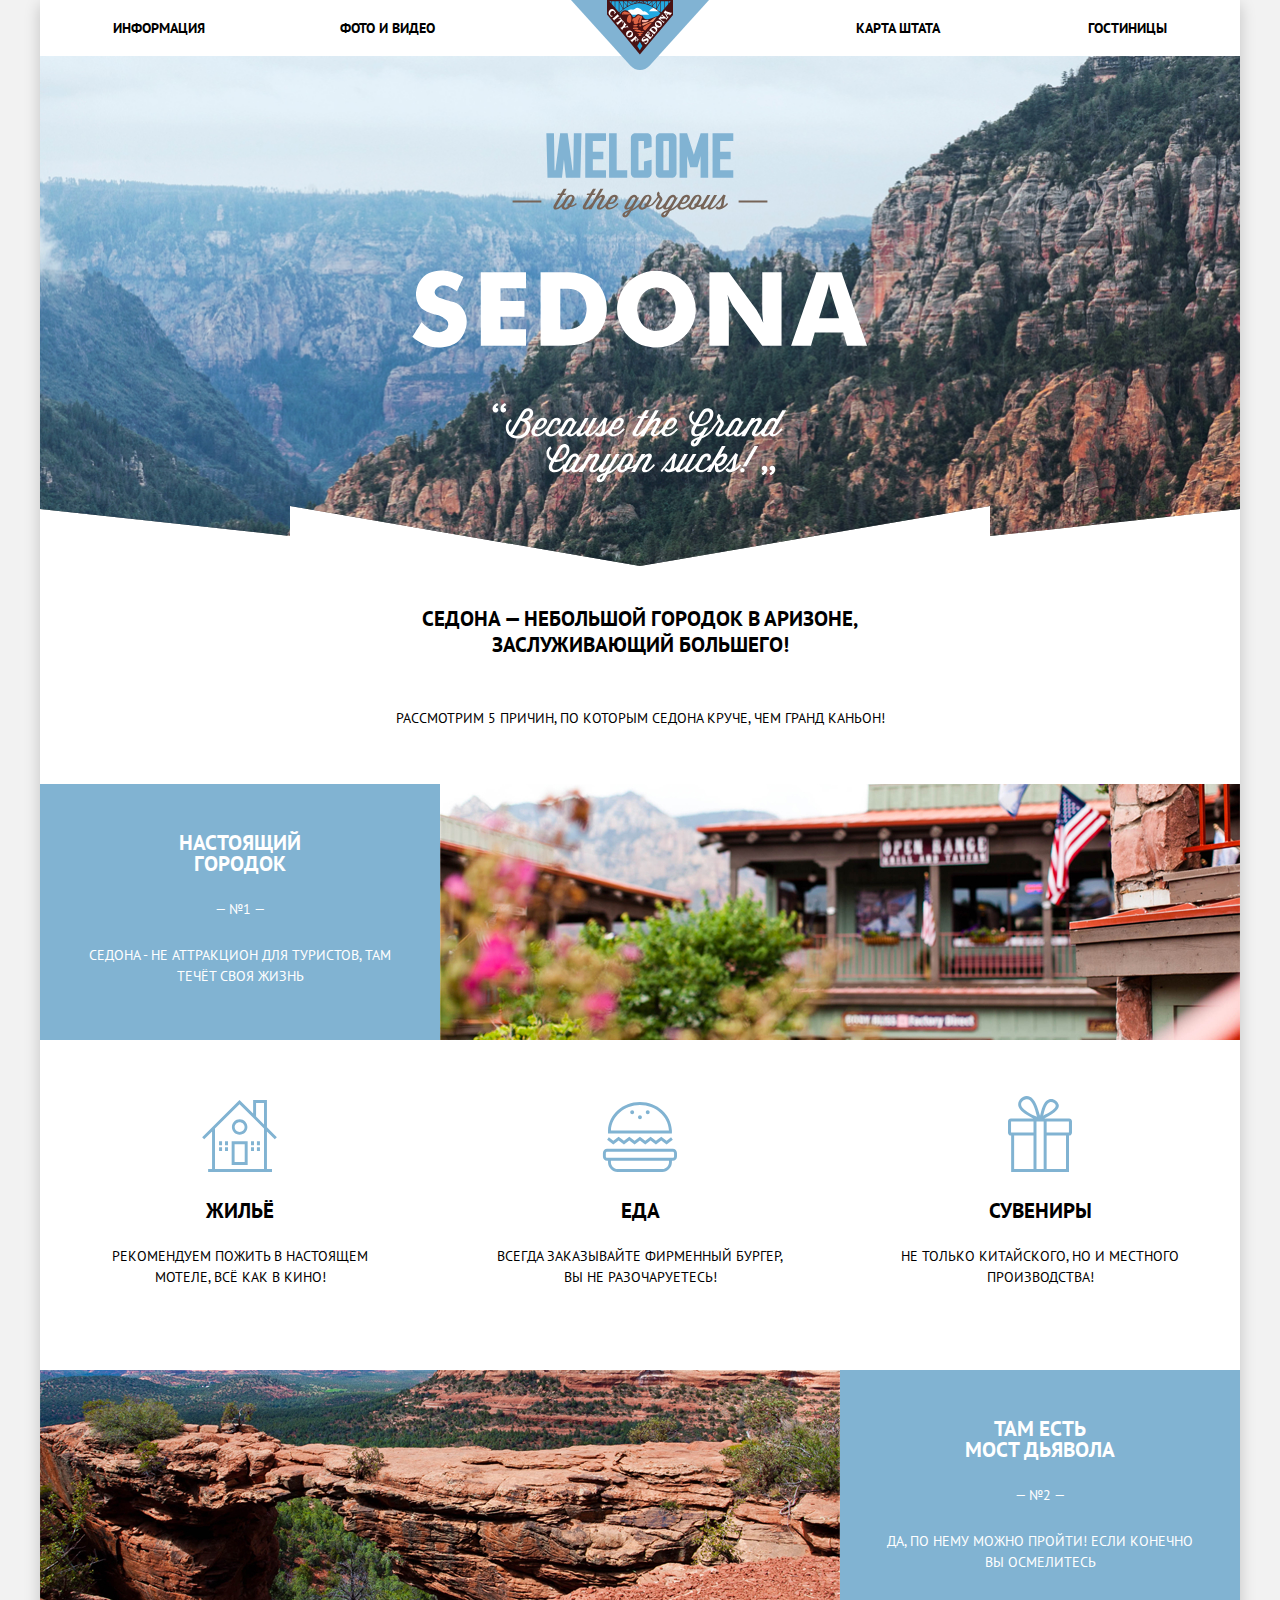
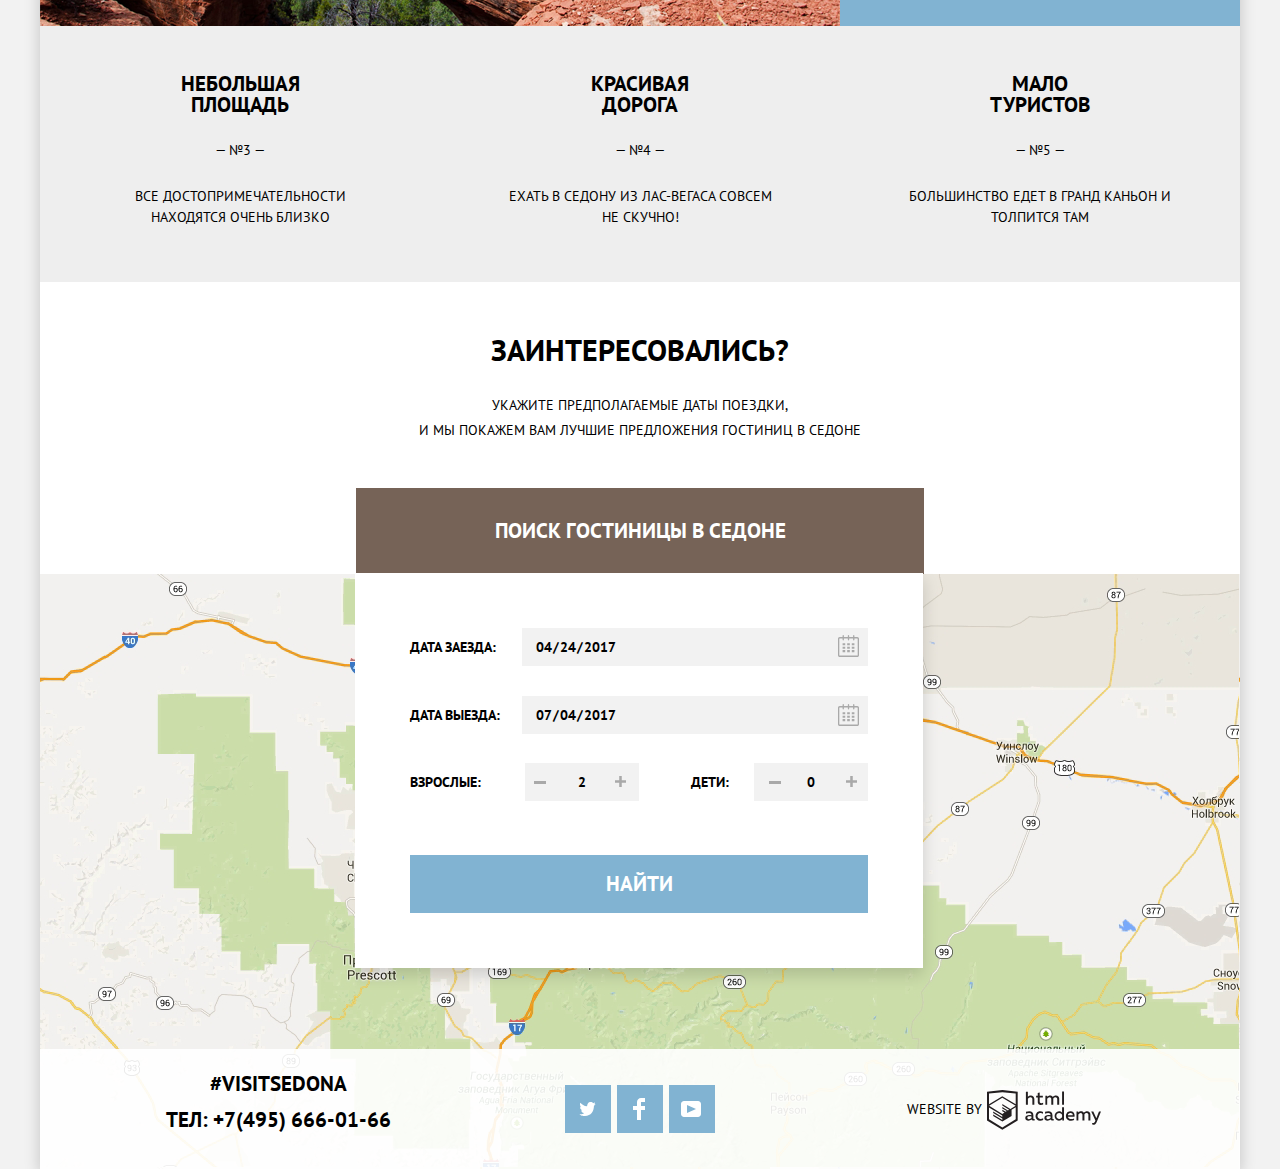
<file: index.html>
<!DOCTYPE html>
<html lang="ru">
  <head>
    <meta charset="utf-8" />
    <link
      href="https://fonts.googleapis.com/css2?family=PT+Sans:wght@400;700&display=swap"
      rel="stylesheet"
    />
    <link href="css/normalize.css" rel="stylesheet" />
    <link href="css/style.css" rel="stylesheet" />
    <script src="https://api-maps.yandex.ru/2.1/?apikey=040f7b62-57bc-4efa-adb8-e91c400ba6ce&lang=ru_RU" type="text/javascript"></script>
    <title>HTML Academy: Седона</title>
  </head>
  <body class="page">
    <div class="body-wrapper">
      <header class="main_header">
        <div class="header_top">
          <a class="header_logo" tabindex="3">
            <img
              alt="City of Sedona logo"
              height="70"
              src="img/logo.svg"
              width="138"
            />
          </a>
          <nav class="header_navigation">
            <ul class="list-style_none nav_list">
              <li class="nav_item nav_item-1">
                <a class="nav_item-text" href="" tabindex="1">Информация</a>
              </li>
              <li class="nav_item nav_item-2">
                <a class="nav_item-text" href="photo.html" tabindex="2">Фото и видео</a>
              </li>
              <li class="nav_item nav_item-3">
                <a class="nav_item-text" href="" tabindex="4">Карта штата</a>
              </li>
              <li class="nav_item nav_item-4" >
                <a class="nav_item-text" href="catalog.html" tabindex="5">Гостиницы</a>
              </li>
            </ul>
          </nav>
        </div>
        <div class="header_bottom">
          <h1 class="visually-hidden">туристический городок седона</h1>
          <img
            alt="Welcome to Sedona!"
            height="350"
            src="img/welcome.svg"
            width="456"
          />
        </div>
      </header>
      <main class="main">
        <section class="main_features">
          <h2 class="visually-hidden">наши преимущества</h2>
          <p class="heading_black">
            Седона — небольшой городок в Аризоне, <br />
            заслуживающий большего!
          </p>
          <p>Рассмотрим 5 причин, по которым Седона круче, чем гранд каньон!</p>
          <ul class="list-style_none features_list">
            <li class="features_item--1">
              <div class="big_item">
                <h3 class="features_heading">
                  Настоящий <br />
                  городок
                </h3>
                <p class="item_number">— №1 —</p>
                <p class="features_item_text text_white">
                  Седона - не аттракцион для туристов, там течёт своя жизнь
                </p>
              </div>
              <img
                alt="Фото с улицы города"
                height="256"
                src="img/real_city.jpg"
                width="800"
              />
              <ul class="list-style_none features_sublist">
                <li>
                  <p class="features_heading sublist_heading1">Жильё</p>
                  <p class="features_item_text">
                    Рекомендуем пожить в настоящем мотеле, всё как в кино!
                  </p>
                </li>

                <li>
                  <p class="features_heading sublist_heading2">Еда</p>
                  <p class="features_item_text">
                    Всегда заказывайте фирменный бургер, вы не разочаруетесь!
                  </p>
                </li>
                <li>
                  <p class="features_heading sublist_heading3">Сувениры</p>
                  <p class="features_item_text">
                    Не только китайского, но и местного производства!
                  </p>
                </li>
              </ul>
            </li>
            <li class="features_item--2">
              <div class="big_item">
                <h3 class="features_heading">
                  Там есть <br />
                  Мост дьявола
                </h3>
                <p class="item_number">— №2 —</p>
                <p class="features_item_text text_white">
                  Да, по нему можно пройти! Если конечно вы осмелитесь
                </p>
              </div>
              <img
                alt="Фото Моста дьявола"
                height="256"
                src="img/devil.jpg"
                width="800"
              />
            </li>
            <li class="small_item features_item--3">
              <h3 class="features_heading">
                небольшая <br />
                площадь
              </h3>
              <p class="item_number">— №3 —</p>
              <p class="features_item_text">
                все достопримечательности находятся очень близко
              </p>
            </li>
            <li class="small_item features_item--4">
              <h3 class="features_heading">
                красивая <br />
                дорога
              </h3>
              <p class="item_number">— №4 —</p>
              <p class="features_item_text">
                ехать в седону из лас-вегаса совсем не скучно!
              </p>
            </li>
            <li class="small_item features_item--5">
              <h3 class="features_heading">
                мало <br />
                туристов
              </h3>
              <p class="item_number">— №5 —</p>
              <p class="features_item_text">
                большинство едет в гранд каньон и толпится там
              </p>
            </li>
          </ul>
        </section>
        <section class="index_search_hotel">
          <div class="index_search_wrap">
            <p class="big_heading">Заинтересовались?</p>
            <p>
              Укажите предполагаемые даты поездки, <br />
              и мы покажем вам лучшие предложения гостиниц в седоне
            </p>
            
            <h2 class="visually-hidden">гостиницы в городе</h2>
            <a href="" class="heading_form_white">ПОИСК ГОСТИНИЦЫ В седоне</a>
            <div class="popup_wrp">
            <div class="index_popup_cont modal-open">
              <form action="https://echo.htmlacademy.ru/" method="GET" class="popup_form" id="popupForm">
                <label for="dateBegin" class="date_begin_label"> 
                  <span>Дата заезда:</span> 
                  <input type="date" id="dateBegin" name="dateBegin" class="date_begin index_input_style" value="2017-04-24" required>     
                </label>

                <button type="button" class="cl_style_btn calendar" aria-label="Календарь">
                    <svg aria-hidden="true" width="21" height="23" viewBox="0 0 21 23" fill="none" xmlns="http://www.w3.org/2000/svg">
                    <path class="calendar--svg" fill-rule="evenodd" clip-rule="evenodd" d="M16.406 3.02498H19.251C20.217 3.02498 21 3.84698 21 4.86198V21.164C21
                                    22.179 20.217 23 19.251 23H1.75C0.784 23 0 22.179 0 21.164V4.86198C0 3.84698 0.784 3.02498 1.75
                                    3.02498H4.593V1.64798C4.593 1.26698 4.887 0.958984 5.25 0.958984C5.612 0.958984 5.906 1.26698 5.906
                                    1.64798V3.02498H9.844V1.64798C9.844 1.26698 10.138 0.958984 10.501 0.958984C10.862 0.958984 11.156 1.26698
                                    11.156 1.64798V3.02498H15.094V1.64798C15.094 1.26698 15.387 0.958984 15.75 0.958984C16.112 0.958984 16.406
                                    1.26698 16.406 1.64798V3.02498ZM19.5646 21.484C19.6466 21.3979 19.691 21.2828 19.688 21.164H19.689V4.86198C19.689
                                    4.60898 19.493 4.40298 19.252 4.40298H16.407V5.78098C16.407 6.16198 16.113 6.46998 15.751 6.46998C15.388 6.46998
                                    15.095 6.16198 15.095 5.78098V4.40298H11.157V5.78098C11.157 6.16198 10.863 6.46998 10.502 6.46998C10.139 6.46998
                                    9.845 6.16198 9.845 5.78098V4.40298H5.907V5.78098C5.907 6.16198 5.613 6.46998 5.251 6.46998C4.888 6.46998 4.594
                                    6.16198 4.594 5.78098V4.40298H1.75C1.50263 4.40953 1.30696 4.61458 1.312 4.86198V21.164C1.30696 21.4114 1.50263
                                    21.6164 1.75 21.623H19.251C19.3698 21.6201 19.4826 21.5701 19.5646 21.484Z M4.59399 9.2251H7.21899V11.2911H4.59399V9.2251ZM4.59399
                                    12.6681H7.21899V14.7351H4.59399V12.6681ZM7.21899 16.1121H4.59399V18.1781H7.21899V16.1121ZM9.18799
                                    16.1121H11.813V18.1781H9.18799V16.1121ZM11.813 12.6681H9.18799V14.7351H11.813V12.6681ZM9.18799
                                    9.2251H11.813V11.2911H9.18799V9.2251ZM16.406 16.1121H13.781V18.1781H16.406V16.1121ZM13.781
                                    12.6681H16.406V14.7351H13.781V12.6681ZM16.406 9.2251H13.781V11.2911H16.406V9.2251Z" fill="#A9A9A9" />
                    </svg>
                  </button>
                <label for="dateEnd" class="date_end_label">
                  <span>Дата выезда:</span>
                  <input type="date" id="dateEnd" name="dateEnd" value="2017-07-04" class="date_end index_input_style" required>
                </label>

                <button type="button" class="cl_style_btn calendar2" aria-label="Календарь">
                    <svg aria-hidden="true" width="21" height="23" viewBox="0 0 21 23" fill="none" xmlns="http://www.w3.org/2000/svg">
                      <path class="calendar--svg" fill-rule="evenodd" clip-rule="evenodd" d="M16.406 3.02498H19.251C20.217 3.02498 21 3.84698 21 4.86198V21.164C21
                                    22.179 20.217 23 19.251 23H1.75C0.784 23 0 22.179 0 21.164V4.86198C0 3.84698 0.784 3.02498 1.75
                                    3.02498H4.593V1.64798C4.593 1.26698 4.887 0.958984 5.25 0.958984C5.612 0.958984 5.906 1.26698 5.906
                                    1.64798V3.02498H9.844V1.64798C9.844 1.26698 10.138 0.958984 10.501 0.958984C10.862 0.958984 11.156 1.26698
                                    11.156 1.64798V3.02498H15.094V1.64798C15.094 1.26698 15.387 0.958984 15.75 0.958984C16.112 0.958984 16.406
                                    1.26698 16.406 1.64798V3.02498ZM19.5646 21.484C19.6466 21.3979 19.691 21.2828 19.688 21.164H19.689V4.86198C19.689
                                    4.60898 19.493 4.40298 19.252 4.40298H16.407V5.78098C16.407 6.16198 16.113 6.46998 15.751 6.46998C15.388 6.46998
                                    15.095 6.16198 15.095 5.78098V4.40298H11.157V5.78098C11.157 6.16198 10.863 6.46998 10.502 6.46998C10.139 6.46998
                                    9.845 6.16198 9.845 5.78098V4.40298H5.907V5.78098C5.907 6.16198 5.613 6.46998 5.251 6.46998C4.888 6.46998 4.594
                                    6.16198 4.594 5.78098V4.40298H1.75C1.50263 4.40953 1.30696 4.61458 1.312 4.86198V21.164C1.30696 21.4114 1.50263
                                    21.6164 1.75 21.623H19.251C19.3698 21.6201 19.4826 21.5701 19.5646 21.484Z M4.59399 9.2251H7.21899V11.2911H4.59399V9.2251ZM4.59399
                                    12.6681H7.21899V14.7351H4.59399V12.6681ZM7.21899 16.1121H4.59399V18.1781H7.21899V16.1121ZM9.18799
                                    16.1121H11.813V18.1781H9.18799V16.1121ZM11.813 12.6681H9.18799V14.7351H11.813V12.6681ZM9.18799
                                    9.2251H11.813V11.2911H9.18799V9.2251ZM16.406 16.1121H13.781V18.1781H16.406V16.1121ZM13.781
                                    12.6681H16.406V14.7351H13.781V12.6681ZM16.406 9.2251H13.781V11.2911H16.406V9.2251Z" fill="#A9A9A9" />
                    </svg>
                  </button>
                <label for="adultSum" class="adult_sum_label">
                  <span>Взрослые:</span>
                  <input type="number" name="adult" id="adultSum" class="adult_sum index_input_style" value="2" min="0" required>
                </label>

                <button type="button" class="cl_style_btn spin_btn adult_minus_btn" id="adultMinus" aria-label="Минус один">
                    <svg aria-hidden="true" width="12" height="3" viewBox="0 0 12 3" fill="none" xmlns="http://www.w3.org/2000/svg">
                      <rect class="minus--svg" width="12" height="3" fill="#A9A9A9" />
                    </svg>
                </button>
                <button type="button" class="cl_style_btn spin_btn adult_plus_btn" id="adultPlus" aria-label="Плюс один">
                    <svg aria-hidden="true" width="11" height="11" viewBox="0 0 11 11" fill="none" xmlns="http://www.w3.org/2000/svg">
                      <path class="plus--svg" fill-rule="evenodd" clip-rule="evenodd"
                        d="M4.23086 6.76932V11H6.76932V6.76932H11V4.23086H6.76932V0H4.23085V4.23086H0V6.76932H4.23086Z" fill="#A9A9A9" />
                    </svg>
                </button>

                <label for="childSum" class="child_sum_label">
                  <span>Дети:</span>
                  <input type="number" id="childSum" name="child" class="child_sum index_input_style" value="0" required>
                </label>

                <button type="button" class="cl_style_btn spin_btn child_minus_btn" id="childMinus" aria-label="Минус один">
                    <svg aria-hidden="true" width="12" height="3" viewBox="0 0 12 3" fill="none" xmlns="http://www.w3.org/2000/svg">
                      <rect class="minus--svg" width="12" height="3" fill="#A9A9A9" />
                    </svg>
                  </button>
                  <button type="button" class="cl_style_btn spin_btn child_plus_btn" id="childPlus" aria-label="Плюс один">
                    <svg aria-hidden="true" width="11" height="11" viewBox="0 0 11 11" fill="none" xmlns="http://www.w3.org/2000/svg">
                      <path class="plus--svg" fill-rule="evenodd" clip-rule="evenodd"
                        d="M4.23086 6.76932V11H6.76932V6.76932H11V4.23086H6.76932V0H4.23085V4.23086H0V6.76932H4.23086Z" fill="#A9A9A9" />
                    </svg>
                  </button>

              </form>
              <button type="submit" form="popupForm" class="popup_btn popup_submit_btn">найти</button>
            </div>
          </div>
          </div>
          <div class="map" id="map"></div>
        </section>
      </main>
      <footer class="footer">
        <div class="main_footer">
          <div class="footer_phone_container">
            <p class="footer_heading">#visitSEDONA</p>
            <a class="footer_heading" href="tel:+74956660166">ТЕЛ: +7(495) 666-01-66</a>
          </div>
          <ul class="list-style_none social_icon">
            <li class="social_list_item">
              <a href="" class="twitter_link">
                <p class="visually-hidden">twitter</p>
              </a>
              <div class="icon_wrp">
              </div>
            </li>
            <li class="social_list_item">
              <a href="" class="fb_link">
                <p class="visually-hidden">facebook</p>
              </a>
              <div class="icon_wrp"></div>
            </li>
            <li class="social_list_item">
              <a href="" class="youtube_link">
                <p class="visually-hidden">youtube</p>
              </a>
              <div class="icon_wrp"></div>
            </li>
          </ul>
          <a class="text_normal htmlacademy" href="https://htmlacademy.ru/intensive/htmlcss">Website by
            <span class="visually-hidden">HtmlAcademy</span>
            <svg aria-hidden="true" role="img" aria-label="HtmlAcademy" fill="none" height="41" viewBox="0 0 115 41" width="115" xmlns="http://www.w3.org/2000/svg">
              <path class="academy_logo--svg" clip-rule="evenodd" d="M15.5197 1.05737H15.3509L0 2.71895V31.4945L15.3509
                      40.8382L30.7018 31.4945V2.71895L15.5197 1.05737ZM77.0183 2.62185H75.0876V15.7311H77.0183V2.62185ZM40.8619
                      2.63264V7.76843C41.6131 6.9864 42.6386 6.5436 43.7105 6.53843C44.6823 6.47908 45.6329 6.84495 46.3253
                      7.54479C47.0177 8.24462 47.3866 9.21244 47.3399 10.2068V15.7634H45.367V10.4658C45.4231 9.94897 45.2754
                      9.43059 44.9566 9.02553C44.6377 8.62047 44.174 8.36218 43.6683 8.3079H43.3518C42.3456 8.36979 41.4321 8.9295
                      40.9041 9.80764V15.7634H38.8995V2.63264H40.8619ZM77.0183 31.4837H75.2775V30.0595C74.4828 31.1353 73.23 31.7538
                      71.9119 31.7211C69.4751 31.5528 67.5825 29.4822 67.5825 26.9845C67.5825 24.4867 69.4751 22.4162 71.9119
                      22.2479C73.1195 22.2052 74.2818 22.7203 75.0771 23.6505V18.3205H77.0183V31.4837ZM47.0656 30.0595C47.263
                      30.0515 47.4583 30.0152 47.6459 29.9516V31.3866C47.2482 31.5404 46.826 31.6172 46.4009 31.6132C45.6482 31.6769
                      44.9394 31.2429 44.639 30.5342C43.7036 31.31 42.5302 31.7227 41.3261 31.6995C39.733 31.6995 38.256 30.804
                      38.256 28.9482C38.256 26.65 40.3661 25.9379 42.1702 25.9379C42.9402 25.9505 43.707 26.0408 44.4596
                      26.2076V25.884C44.4596 24.805 43.6578 23.9742 42.1491 23.9742C41.0585 23.9764 39.9804 24.2116 38.9839
                      24.6647V22.8305C40.0678 22.451 41.204 22.2506 42.3495 22.2371C44.8394 22.2371 46.3693 23.4455 46.3693
                      26.1753V29.4121C46.3546 29.5668 46.401 29.721 46.4981 29.8406C46.5951 29.9601 46.7349 30.035 46.8862
                      30.0487H47.0656V30.0595ZM40.2711 28.8403C40.298 29.229 40.4761 29.5905 40.7655 29.844C41.055 30.0974
                      41.4317 30.2217 41.8115 30.189H41.9275C42.8819 30.1906 43.7973 29.8022 44.4702 29.11V27.5779C43.842 27.4414
                      43.2026 27.3655 42.5605 27.3513C41.5055 27.3513 40.2817 27.7074 40.2817 28.8403H40.2711ZM56.0229 22.9384C55.1962
                      22.4632 54.2596 22.2246 53.3115 22.2479H52.9422C51.7332 22.2873 50.5891 22.8166 49.7619 23.7192C48.9347
                      24.6218 48.4923 25.8236 48.5321 27.06V27.5024C48.6957 30.0004 50.805 31.8921 53.2482 31.7318C54.2519 31.7555
                      55.2477 31.5452 56.1601 31.1168V29.2718C55.3769 29.7215 54.4945 29.9591 53.5963 29.9624C52.5199 30.0288
                      51.4963 29.4793 50.9385 28.5356C50.3806 27.5918 50.3806 26.4095 50.9385 25.4658C51.4963 24.522 52.5199
                      23.9725 53.5963 24.039C54.461 24.0357 55.3066 24.2989 56.0229 24.7942V22.9384ZM66.1514 30.0595C66.3488
                      30.0515 66.5441 30.0152 66.7317 29.9516V31.3866C66.334 31.5404 65.9118 31.6172 65.4867 31.6132C64.734 31.6769
                      64.0252 31.2429 63.7248 30.5342C62.7894 31.31 61.616 31.7227 60.4119 31.6995C58.8188 31.6995 57.3417 30.804
                      57.3417 28.9482C57.3417 26.65 59.4518 25.9379 61.256 25.9379C62.0259 25.9505 62.7928 26.0408 63.5454
                      26.2076V25.884C63.5454 24.805 62.7436 23.9742 61.2349 23.9742C60.1443 23.9764 59.0662 24.2116 58.0697
                      24.6647V22.8305C59.1536 22.451 60.2897 22.2506 61.4353 22.2371C63.9252 22.2371 65.455 23.4455 65.455
                      26.1753V29.4121C65.4404 29.5668 65.4868 29.721 65.5838 29.8406C65.6809 29.9601 65.8207 30.035 65.972
                      30.0487H66.1514V30.0595ZM59.855 29.8481C59.5632 29.5943 59.3837 29.2311 59.3569 28.8403H59.378C59.378
                      27.7074 60.5385 27.3513 61.6569 27.3513C62.299 27.3655 62.9383 27.4414 63.5665 27.5779V29.11C62.8937
                      29.8022 61.9782 30.1906 61.0239 30.189H60.9078C60.5263 30.2247 60.1469 30.1019 59.855 29.8481ZM69.3271
                      26.9305C69.3271 25.2859 70.6308 23.9526 72.239 23.9526L72.2601 24.0066C73.4742 24.0066 74.5742 24.7382
                      75.0665 25.8732V28.0311C74.5856 29.1871 73.4673 29.9296 72.239 29.9084C70.6308 29.9084 69.3271 28.5752
                      69.3271 26.9305ZM83.3486 22.2479C86.8408 22.2479 88.0541 25.1395 87.4844 27.7397H80.922C81.1436 29.3582
                      82.6839 30.0163 84.2876 30.0163C85.2509 30.0196 86.2027 29.8021 87.0729 29.3797V31.1061C86.0736 31.5421
                      84.9939 31.7519 83.9078 31.7211C81.2385 31.7211 78.8963 30.189 78.8963 26.9521C78.8362 25.7502 79.2482 24.5736
                      80.0408 23.6841C80.8334 22.7945 81.9408 22.2658 83.1165 22.2155H83.3486V22.2479ZM80.8693 26.1753C80.9704
                      24.8237 82.1216 23.8104 83.4436 23.9095H83.4858C84.1064 23.8531 84.7196 24.08 85.1612 24.5295C85.6028
                      24.979 85.8275 25.6051 85.7752 26.24H80.8693V26.1753ZM89.489 31.4621V22.4961H91.2298V23.575C91.9777 22.7197
                      93.041 22.2229 94.1628 22.2047C95.2951 22.1328 96.3712 22.7163 96.9482 23.7153C97.7407 22.8335 98.8477 22.3161
                      100.018 22.2803C100.952 22.2327 101.859 22.6011 102.507 23.2901C103.154 23.9792 103.478 24.9213 103.394
                      25.8732V31.4837H101.39V25.9271C101.437 25.4734 101.306 25.0191 101.024 24.6647C100.743 24.3104 100.336 24.0852
                      99.8917 24.039H99.6174C98.7512 24.0941 97.9525 24.536 97.4335 25.2474V31.4837H95.4289V25.9271C95.4728 25.47
                      95.3357 25.0139 95.0481 24.6611C94.7606 24.3082 94.3467 24.088 93.8991 24.0497H93.6881C92.7466 24.1344 91.8915
                      24.6449 91.3564 25.4416V31.5161H89.5312L89.489 31.4621ZM113.977 22.4745H111.972L109.324 29.2718L106.306
                      22.4853H104.196L108.417 31.5484L108.237 32.0016C107.72 33.3611 107.003 34.0516 106.053 34.0516C105.75 34.0548
                      105.447 34.0112 105.156 33.9221V35.6161C105.536 35.7125 105.926 35.7632 106.317 35.7671C107.646 35.7671
                      108.902 35.0226 109.851 32.6813L113.977 22.4745ZM52.689 6.78658V3.54974L50.7266
                      4.01369V6.73264H49.144V8.49132H50.7899V12.9905C50.7231 13.817 51.0244 14.6301 51.61 15.2038C52.1955
                      15.7775 53.0028 16.0505 53.8073 15.9468C54.5996 15.9535 55.3875 15.8259 56.139 15.5692V13.8429C55.5727
                      14.0781 54.9672 14.199 54.356 14.199C53.2165 14.199 52.689 13.8105 52.689
                      12.6237V8.5129H55.8541V6.78658H52.689ZM58.3862 15.7526V6.75421H60.1376V7.83316C60.8811 6.97655 61.9403
                      6.476 63.0601 6.45211C64.1624 6.38099 65.2146 6.93142 65.8032 7.88711C66.5958 7.00534 67.7028 6.48794
                      68.8734 6.45211C69.8138 6.41462 70.7233 6.79859 71.364 7.50353C72.0046 8.20846 72.3126 9.16418 72.2073
                      10.1205V15.7418H70.2028V10.1853C70.2499 9.73151 70.1184 9.27721 69.8373 8.92287C69.5561 8.56853 69.1485
                      8.34334 68.7046 8.29711H68.4619C67.5957 8.35228 66.797 8.7942 66.278 9.50553V15.7418H64.2734V10.1853C64.3206
                      9.73151 64.1891 9.27721 63.9079 8.92287C63.6268 8.56853 63.2191 8.34334 62.7752 8.29711H62.5326C61.5911
                      8.38181 60.736 8.89229 60.2009 9.68895V15.7634H58.3862V15.7526ZM28.6972 30.3033L28.7078 30.2968L28.6972
                      30.3184V30.3033ZM28.6972 18.3205V30.3033L15.3509 38.4321L2.00459 30.3184V18.5147L15.2876 26.6068V28.0311L6.18257
                      22.5284V23.9418L15.3404 29.5632V31.0629L6.19312 25.4955V26.9521L15.3509 32.5734L24.5826 26.9197V20.8129L28.6972
                      18.3205ZM28.7078 16.7776L25.0362 18.9355L23.3482 20.0145L15.3087 15.0837V16.4971L22.156 20.7266L22.0083
                      20.8237L20.9532 21.4063L15.2876 17.9537V19.3995L19.761 22.1184L18.706 22.8413L15.3298 20.7913V22.2047L17.5454
                      23.5426L15.2982 24.9021L2.11009 16.864L15.3087 8.72869L28.7078 16.7776ZM15.2876 7.27211L28.7078
                      15.3534V4.56395L15.3615 3.12895L2.01514 4.56395V15.3534L15.2876 7.27211Z" fill="#231F20"
                fill-rule="evenodd" />
            </svg>
          </a>
        </div>
      </footer>
    </div>
    <script src="js/script.js"></script>
  </body>
</html>
</file>
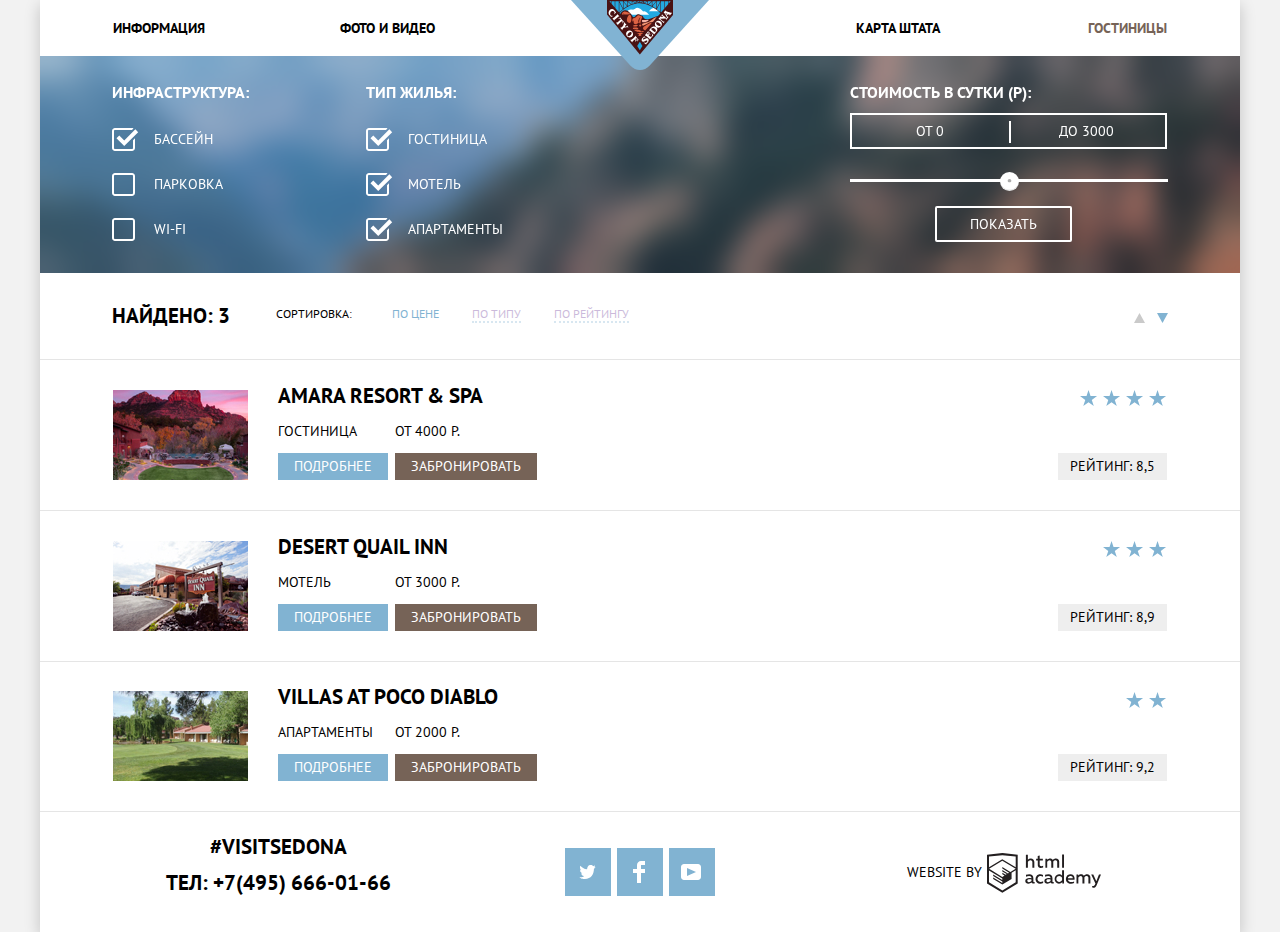
<file: catalog.html>
<!DOCTYPE html>
<html lang="ru">
    <head>
        <meta charset="UTF-8"/>
        <link
            href="https://fonts.googleapis.com/css2?family=PT+Sans:wght@400;700&display=swap"
            rel="stylesheet"/>
        <link href="css/normalize.css" rel="stylesheet"/>
        <link href="css/style.css" rel="stylesheet"/>
        <title>Забронировать отель</title>
    </head>
    <body class="page">
        <div class="body-wrapper">
            <header>
                <div class="header_top">
                    <a class="header_logo" href="index.html" tabindex="3">
                        <img alt="City of Sedona" height="70" src="img/logo.svg" width="138"/>
                    </a>
                    <nav class="header_navigation">
                        <ul class="list-style_none nav_list">
                            <li class="nav_item nav_item-1">
                                <a class="nav_item-text" href="" tabindex="1">Информация</a>
                            </li>
                            <li class="nav_item nav_item-2">
                                <a class="nav_item-text" href="" tabindex="2">Фото и видео</a>
                            </li>
                            <li class="nav_item nav_item-3">
                                <a class="nav_item-text" href="" tabindex="4">Карта штата</a>
                            </li>
                            <li class="nav_item nav_item-4">
                                <a class="nav_item-text" tabindex="5">Гостиницы</a>
                            </li>
                        </ul>
                    </nav>
                </div>
            </header>
            <main>
                <h1 class="visually-hidden">найти и забронировать отель</h1>
                <section class="search-section">
                    <h2 class="visually-hidden">фильтр поиска</h2>
                    <form action="https://echo.htmlacademy.ru/" method="GET" class="catalog_form">
                        <fieldset class="field1">
                            <legend>Инфраструктура:</legend>
                            <input type="checkbox" checked="checked" id="pool" class="pool" name="pool">
                            <label for="pool">Бассейн</label>

                            <input type="checkbox" id="parking" class="parking" name="parking">
                            <label for="parking">Парковка</label>

                            <input type="checkbox" id="wifi" class="wifi" name="wifi">
                            <label for="wifi">Wi-Fi</label>
                        </fieldset>

                        <fieldset class="field2">
                            <legend>Тип жилья:</legend>
                            <input type="checkbox" id="hotel" class="hotel" name="hotel" checked="checked">
                            <label for="hotel">Гостиница</label>

                            <input type="checkbox" id="motel" class="motel" name="motel" checked="checked">
                            <label for="motel">Мотель</label>

                            <input type="checkbox" id="apart" class="apart" name="apart" checked="checked">
                            <label for="apart">Апартаменты</label>
                        </fieldset>

                        <div class="form_col3">
                            <fieldset class="field3">
                                <legend>Стоимость в сутки (Р):</legend>
                                <div class="coast_day_container">
                                    <input
                                        type="number"
                                        name="coast_day-min"
                                        id="coast_day-min"
                                        min="0"
                                        max="3000"
                                        placeholder="от 0">
                                    <input
                                        type="number"
                                        name="coast_day-max"
                                        id="coast_day-max"
                                        min="0"
                                        max="3000"
                                        placeholder="до 3000">
                                </div>
                                <label class="coast_range-label visually-hidden" for="range_coast">Интервал стоимости в сутки:</label>
                                <input
                                    type="range"
                                    class="coast_day_range"
                                    name="range_coast"
                                    id="range_coast"
                                    min="0"
                                    max="3000"
                                    step="100"
                                    value="1500">
                            </fieldset>
                            <input type="submit" value="Показать" class="catalog_submit_btn">
                        </div>
                    </form>
                </section>
                <section class="sorting_section">
                    <h2 class="visually-hidden">результат поиска</h2>
                    <p class="result_heading">
                        Найдено:
                        <span class="result_char">3</span>
                    </p>
                    <div class="sort_parametrs">
                        <p class="sort_heading">Сортировка:</p>
                        <ul class="list-style_none sort_list">
                            <li>
                                <a href="" class="sort_coast sort_active">По цене</a>
                            </li>
                            <li>
                                <a href="" class="sorting_item sort_type">По типу</a>
                            </li>
                            <li>
                                <a href="" class="sorting_item sort_rating">По рейтингу</a>
                            </li>
                        </ul>
                    </div>
                    <div class="up-dwn_btn">
                        <a class="sort_up">
                            <svg
                                fill="none"
                                height="10"
                                viewbox="0 0 11 10"
                                width="11"
                                xmlns="http://www.w3.org/2000/svg">
                                <path class="sort_up--svg" d="M5.5 0L0 10H11L5.5 0Z" fill="#CACACA"/>
                            </svg>
                        </a>
                        <a class="sort_down down_active" href="">
                            <svg
                                fill="none"
                                height="10"
                                viewbox="0 0 11 10"
                                width="11"
                                xmlns="http://www.w3.org/2000/svg">
                                <path class="sort_down--svg" d="M5.5 10L11 0L0 0L5.5 10Z" fill="#CACACA"/>
                            </svg>
                        </a>
                    </div>
                </section>
                <section>
                    <ul class="list-style_none result_list">
                        <li class="result_item">
                            <img
                                class="hotel_photo"
                                alt="Amara Resort & Spa"
                                height="90"
                                src="img/amara_resort.jpg"
                                width="135"/>
                            <div class="hotel_info_container">
                                <a class="hotel_name" href="">
                                    <h3>Amara Resort & Spa</h3>
                                </a>
                                <p class="hotel_info">
                                    <span class="hotel_type">Гостиница</span>
                                    <span class="hotel_coast">От 4000 Р.</span>
                                </p>
                                <div>
                                    <a class="hotel_info_btn" href="">Подробнее</a>
                                    <a class="hotel_reserve_btn" href="">Забронировать</a>
                                </div>
                            </div>
                            <div class="hotel_rate_container">
                                <ul class="list-style_none list_star">
                                    <li class="star_item">
                                        <img alt="Звезда" class="star" height="17" src="img/star.svg" width="18"/>
                                    </li>
                                    <li class="star_item">
                                        <img alt="Звезда" class="star" height="17" src="img/star.svg" width="18"/>
                                    </li>
                                    <li class="star_item">
                                        <img alt="Звезда" class="star" height="17" src="img/star.svg" width="18"/>
                                    </li>
                                    <li class="star_item">
                                        <img alt="Звезда" class="star" height="17" src="img/star.svg" width="18"/>
                                    </li>
                                </ul>
                                <p class="rate_block">Рейтинг:
                                    <span>8,5</span></p>
                            </div>
                        </li>
                        <li class="result_item">
                            <img
                                class="hotel_photo"
                                alt="Desert Quail Inn"
                                height="90"
                                src="img/desert_quail.jpg"
                                width="135"/>
                            <div class="hotel_info_container">
                                <a class="hotel_name" href="">
                                    <h3>Desert Quail Inn</h3>
                                </a>
                                <p class="hotel_info">
                                    <span class="hotel_type">Мотель</span>
                                    <span class="hotel_coast">От 3000 Р.</span>
                                </p>
                                <div>
                                    <a class="hotel_info_btn" href="">
                                        <span>Подробнее</span></a>
                                    <a class="hotel_reserve_btn" href="">Забронировать</a>
                                </div>
                            </div>
                            <div class="hotel_rate_container">
                                <ul class="list-style_none list_star">
                                    <li class="star_item">
                                        <img alt="Звезда" class="star" height="17" src="img/star.svg" width="18"/>
                                    </li>
                                    <li class="star_item">
                                        <img alt="Звезда" class="star" height="17" src="img/star.svg" width="18"/>
                                    </li>
                                    <li class="star_item">
                                        <img alt="Звезда" class="star" height="17" src="img/star.svg" width="18"/>
                                    </li>
                                </ul>
                                <p class="rate_block">Рейтинг:
                                    <span>8,9</span></p>
                            </div>
                        </li>
                        <li class="result_item">
                            <img
                                class="hotel_photo"
                                alt="Villas at Poco Diablo"
                                height="90"
                                src="img/villas_atpoco.jpg"
                                width="135"/>
                            <div class="hotel_info_container">
                                <a class="hotel_name" href="">
                                    <h3>Villas at Poco Diablo</h3>
                                </a>
                                <p class="hotel_info">
                                    <span class="hotel_type">Апартаменты</span>
                                    <span class="hotel_coast">От 2000 Р.</span>
                                </p>
                                <div>
                                    <a class="hotel_info_btn" href="">Подробнее</a>
                                    <a class="hotel_reserve_btn" href="">Забронировать</a>
                                </div>
                            </div>
                            <div class="hotel_rate_container">
                                <ul class="list-style_none list_star">
                                    <li class="star_item">
                                        <img alt="Звезда" class="star" height="17" src="img/star.svg" width="18"/>
                                    </li>
                                    <li class="star_item">
                                        <img alt="Звезда" class="star" height="17" src="img/star.svg" width="18"/>
                                    </li>
                                </ul>
                                <p class="rate_block">Рейтинг:
                                    <span>9,2</span></p>
                            </div>
                        </li>
                    </ul>
                </section>
            </main>
            <footer>
                <div class="main_footer">
                    <div class="footer_phone_container">
                        <p class="footer_heading">#visitSEDONA</p>
                        <a class="footer_heading" href="tel:+74956660166">ТЕЛ: +7(495) 666-01-66</a>
                    </div>
                    <ul class="list-style_none social_icon">
                        <li class="social_list_item">
                            <a href="" class="twitter_link">
                                <p class="visually-hidden">twitter</p>
                            </a>
                            <div class="icon_wrp"></div>
                        </li>
                        <li class="social_list_item">
                            <a href="" class="fb_link">
                                <p class="visually-hidden">facebook</p>
                            </a>
                            <div class="icon_wrp"></div>
                        </li>
                        <li class="social_list_item">
                            <a href="" class="youtube_link">
                                <p class="visually-hidden">youtube</p>
                            </a>
                            <div class="icon_wrp"></div>
                        </li>
                    </ul>
                    <a
                        class="text_normal htmlacademy"
                        href="https://htmlacademy.ru/intensive/htmlcss">Website by
                        <svg
                            fill="none"
                            height="41"
                            viewbox="0 0 115 41"
                            width="115"
                            xmlns="http://www.w3.org/2000/svg">
                            <path
                                class="academy_logo--svg"
                                clip-rule="evenodd"
                                d="M15.5197 1.05737H15.3509L0 2.71895V31.4945L15.3509
                40.8382L30.7018 31.4945V2.71895L15.5197 1.05737ZM77.0183 2.62185H75.0876V15.7311H77.0183V2.62185ZM40.8619
                2.63264V7.76843C41.6131 6.9864 42.6386 6.5436 43.7105 6.53843C44.6823 6.47908 45.6329 6.84495 46.3253
                7.54479C47.0177 8.24462 47.3866 9.21244 47.3399 10.2068V15.7634H45.367V10.4658C45.4231 9.94897 45.2754
                9.43059 44.9566 9.02553C44.6377 8.62047 44.174 8.36218 43.6683 8.3079H43.3518C42.3456 8.36979 41.4321 8.9295
                40.9041 9.80764V15.7634H38.8995V2.63264H40.8619ZM77.0183 31.4837H75.2775V30.0595C74.4828 31.1353 73.23 31.7538
                71.9119 31.7211C69.4751 31.5528 67.5825 29.4822 67.5825 26.9845C67.5825 24.4867 69.4751 22.4162 71.9119
                22.2479C73.1195 22.2052 74.2818 22.7203 75.0771 23.6505V18.3205H77.0183V31.4837ZM47.0656 30.0595C47.263
                30.0515 47.4583 30.0152 47.6459 29.9516V31.3866C47.2482 31.5404 46.826 31.6172 46.4009 31.6132C45.6482 31.6769
                44.9394 31.2429 44.639 30.5342C43.7036 31.31 42.5302 31.7227 41.3261 31.6995C39.733 31.6995 38.256 30.804
                38.256 28.9482C38.256 26.65 40.3661 25.9379 42.1702 25.9379C42.9402 25.9505 43.707 26.0408 44.4596
                26.2076V25.884C44.4596 24.805 43.6578 23.9742 42.1491 23.9742C41.0585 23.9764 39.9804 24.2116 38.9839
                24.6647V22.8305C40.0678 22.451 41.204 22.2506 42.3495 22.2371C44.8394 22.2371 46.3693 23.4455 46.3693
                26.1753V29.4121C46.3546 29.5668 46.401 29.721 46.4981 29.8406C46.5951 29.9601 46.7349 30.035 46.8862
                30.0487H47.0656V30.0595ZM40.2711 28.8403C40.298 29.229 40.4761 29.5905 40.7655 29.844C41.055 30.0974
                41.4317 30.2217 41.8115 30.189H41.9275C42.8819 30.1906 43.7973 29.8022 44.4702 29.11V27.5779C43.842 27.4414
                43.2026 27.3655 42.5605 27.3513C41.5055 27.3513 40.2817 27.7074 40.2817 28.8403H40.2711ZM56.0229 22.9384C55.1962
                22.4632 54.2596 22.2246 53.3115 22.2479H52.9422C51.7332 22.2873 50.5891 22.8166 49.7619 23.7192C48.9347
                24.6218 48.4923 25.8236 48.5321 27.06V27.5024C48.6957 30.0004 50.805 31.8921 53.2482 31.7318C54.2519 31.7555
                55.2477 31.5452 56.1601 31.1168V29.2718C55.3769 29.7215 54.4945 29.9591 53.5963 29.9624C52.5199 30.0288
                51.4963 29.4793 50.9385 28.5356C50.3806 27.5918 50.3806 26.4095 50.9385 25.4658C51.4963 24.522 52.5199
                23.9725 53.5963 24.039C54.461 24.0357 55.3066 24.2989 56.0229 24.7942V22.9384ZM66.1514 30.0595C66.3488
                30.0515 66.5441 30.0152 66.7317 29.9516V31.3866C66.334 31.5404 65.9118 31.6172 65.4867 31.6132C64.734 31.6769
                64.0252 31.2429 63.7248 30.5342C62.7894 31.31 61.616 31.7227 60.4119 31.6995C58.8188 31.6995 57.3417 30.804
                57.3417 28.9482C57.3417 26.65 59.4518 25.9379 61.256 25.9379C62.0259 25.9505 62.7928 26.0408 63.5454
                26.2076V25.884C63.5454 24.805 62.7436 23.9742 61.2349 23.9742C60.1443 23.9764 59.0662 24.2116 58.0697
                24.6647V22.8305C59.1536 22.451 60.2897 22.2506 61.4353 22.2371C63.9252 22.2371 65.455 23.4455 65.455
                26.1753V29.4121C65.4404 29.5668 65.4868 29.721 65.5838 29.8406C65.6809 29.9601 65.8207 30.035 65.972
                30.0487H66.1514V30.0595ZM59.855 29.8481C59.5632 29.5943 59.3837 29.2311 59.3569 28.8403H59.378C59.378
                27.7074 60.5385 27.3513 61.6569 27.3513C62.299 27.3655 62.9383 27.4414 63.5665 27.5779V29.11C62.8937
                29.8022 61.9782 30.1906 61.0239 30.189H60.9078C60.5263 30.2247 60.1469 30.1019 59.855 29.8481ZM69.3271
                26.9305C69.3271 25.2859 70.6308 23.9526 72.239 23.9526L72.2601 24.0066C73.4742 24.0066 74.5742 24.7382
                75.0665 25.8732V28.0311C74.5856 29.1871 73.4673 29.9296 72.239 29.9084C70.6308 29.9084 69.3271 28.5752
                69.3271 26.9305ZM83.3486 22.2479C86.8408 22.2479 88.0541 25.1395 87.4844 27.7397H80.922C81.1436 29.3582
                82.6839 30.0163 84.2876 30.0163C85.2509 30.0196 86.2027 29.8021 87.0729 29.3797V31.1061C86.0736 31.5421
                84.9939 31.7519 83.9078 31.7211C81.2385 31.7211 78.8963 30.189 78.8963 26.9521C78.8362 25.7502 79.2482 24.5736
                80.0408 23.6841C80.8334 22.7945 81.9408 22.2658 83.1165 22.2155H83.3486V22.2479ZM80.8693 26.1753C80.9704
                24.8237 82.1216 23.8104 83.4436 23.9095H83.4858C84.1064 23.8531 84.7196 24.08 85.1612 24.5295C85.6028
                24.979 85.8275 25.6051 85.7752 26.24H80.8693V26.1753ZM89.489 31.4621V22.4961H91.2298V23.575C91.9777 22.7197
                93.041 22.2229 94.1628 22.2047C95.2951 22.1328 96.3712 22.7163 96.9482 23.7153C97.7407 22.8335 98.8477 22.3161
                100.018 22.2803C100.952 22.2327 101.859 22.6011 102.507 23.2901C103.154 23.9792 103.478 24.9213 103.394
                25.8732V31.4837H101.39V25.9271C101.437 25.4734 101.306 25.0191 101.024 24.6647C100.743 24.3104 100.336 24.0852
                99.8917 24.039H99.6174C98.7512 24.0941 97.9525 24.536 97.4335 25.2474V31.4837H95.4289V25.9271C95.4728 25.47
                95.3357 25.0139 95.0481 24.6611C94.7606 24.3082 94.3467 24.088 93.8991 24.0497H93.6881C92.7466 24.1344 91.8915
                24.6449 91.3564 25.4416V31.5161H89.5312L89.489 31.4621ZM113.977 22.4745H111.972L109.324 29.2718L106.306
                22.4853H104.196L108.417 31.5484L108.237 32.0016C107.72 33.3611 107.003 34.0516 106.053 34.0516C105.75 34.0548
                105.447 34.0112 105.156 33.9221V35.6161C105.536 35.7125 105.926 35.7632 106.317 35.7671C107.646 35.7671
                108.902 35.0226 109.851 32.6813L113.977 22.4745ZM52.689 6.78658V3.54974L50.7266
                4.01369V6.73264H49.144V8.49132H50.7899V12.9905C50.7231 13.817 51.0244 14.6301 51.61 15.2038C52.1955
                15.7775 53.0028 16.0505 53.8073 15.9468C54.5996 15.9535 55.3875 15.8259 56.139 15.5692V13.8429C55.5727
                14.0781 54.9672 14.199 54.356 14.199C53.2165 14.199 52.689 13.8105 52.689
                12.6237V8.5129H55.8541V6.78658H52.689ZM58.3862 15.7526V6.75421H60.1376V7.83316C60.8811 6.97655 61.9403
                6.476 63.0601 6.45211C64.1624 6.38099 65.2146 6.93142 65.8032 7.88711C66.5958 7.00534 67.7028 6.48794
                68.8734 6.45211C69.8138 6.41462 70.7233 6.79859 71.364 7.50353C72.0046 8.20846 72.3126 9.16418 72.2073
                10.1205V15.7418H70.2028V10.1853C70.2499 9.73151 70.1184 9.27721 69.8373 8.92287C69.5561 8.56853 69.1485
                8.34334 68.7046 8.29711H68.4619C67.5957 8.35228 66.797 8.7942 66.278 9.50553V15.7418H64.2734V10.1853C64.3206
                9.73151 64.1891 9.27721 63.9079 8.92287C63.6268 8.56853 63.2191 8.34334 62.7752 8.29711H62.5326C61.5911
                8.38181 60.736 8.89229 60.2009 9.68895V15.7634H58.3862V15.7526ZM28.6972 30.3033L28.7078 30.2968L28.6972
                30.3184V30.3033ZM28.6972 18.3205V30.3033L15.3509 38.4321L2.00459 30.3184V18.5147L15.2876 26.6068V28.0311L6.18257
                22.5284V23.9418L15.3404 29.5632V31.0629L6.19312 25.4955V26.9521L15.3509 32.5734L24.5826 26.9197V20.8129L28.6972
                18.3205ZM28.7078 16.7776L25.0362 18.9355L23.3482 20.0145L15.3087 15.0837V16.4971L22.156 20.7266L22.0083
                20.8237L20.9532 21.4063L15.2876 17.9537V19.3995L19.761 22.1184L18.706 22.8413L15.3298 20.7913V22.2047L17.5454
                23.5426L15.2982 24.9021L2.11009 16.864L15.3087 8.72869L28.7078 16.7776ZM15.2876 7.27211L28.7078
                15.3534V4.56395L15.3615 3.12895L2.01514 4.56395V15.3534L15.2876 7.27211Z"
                                fill="#231F20"
                                fill-rule="evenodd"/>
                        </svg>
                    </a>
                </div>
            </footer>
        </div>
    </body>
</html>
</file>
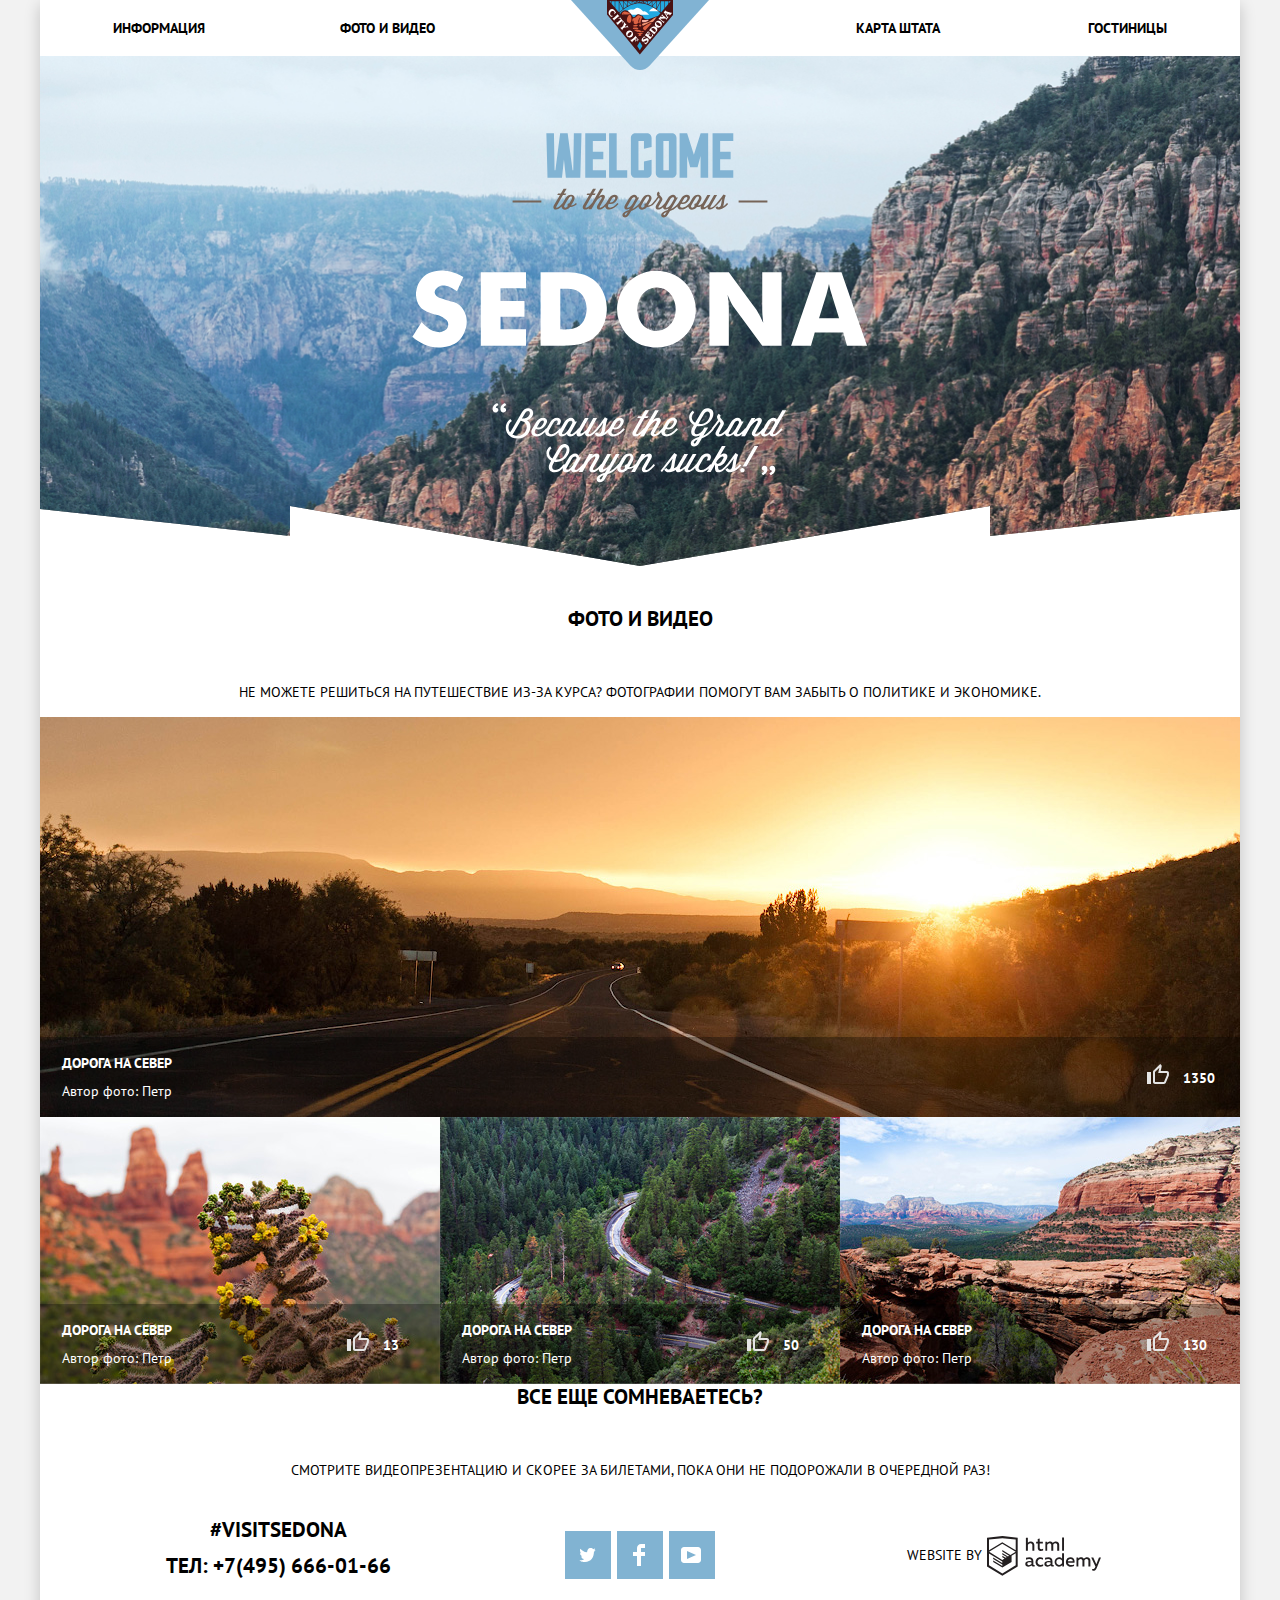
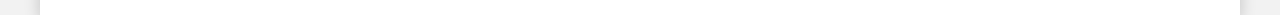
<file: photo.html>
<!DOCTYPE html>
<html lang="ru">
    <head>
        <meta charset="utf-8"/>
        <link
            href="https://fonts.googleapis.com/css2?family=PT+Sans:wght@400;700&display=swap"
            rel="stylesheet"/>
        <link href="css/normalize.css" rel="stylesheet"/>
        <link href="css/style.css" rel="stylesheet"/>
        <script
            src="https://api-maps.yandex.ru/2.1/?apikey=040f7b62-57bc-4efa-adb8-e91c400ba6ce&lang=ru_RU"
            type="text/javascript"></script>
            <title>HTML Academy: Седона</title>
        </head>
        <body class="page">
        <div class="background" id="background">
            <img id="full_img" src="img/checkbox-off.svg" alt="">
        </div>
        <div class="body-wrapper">
            <header class="main_header">
                <div class="header_top">
                    <a class="header_logo" tabindex="3">
                        <img alt="City of Sedona logo" height="70" src="img/logo.svg" width="138"/>
                    </a>
                    <nav class="header_navigation">
                        <ul class="list-style_none nav_list">
                            <li class="nav_item nav_item-1">
                                <a class="nav_item-text" href="" tabindex="1">Информация</a>
                            </li>
                            <li class="nav_item nav_item-2">
                                <a class="nav_item-text" href="" tabindex="2">Фото и видео</a>
                            </li>
                            <li class="nav_item nav_item-3">
                                <a class="nav_item-text" href="" tabindex="4">Карта штата</a>
                            </li>
                            <li class="nav_item nav_item-4">
                                <a class="nav_item-text" href="catalog.html" tabindex="5">Гостиницы</a>
                            </li>
                        </ul>
                    </nav>
                </div>
                <div class="header_bottom">
                    <h1 class="visually-hidden">фото и видео</h1>
                    <img alt="Welcome to Sedona!" height="350" src="img/welcome.svg" width="456"/>
                </div>
            </header>
            <main>
                <section class="photo-section">
                    <h2 class="visually-hidden">Фото</h2>
                    <p class="heading_black">
                        Фото и видео
                    </p>
                    <p>Не можете решиться на путешествие из-за курса? Фотографии помогут вам забыть
                        о политике и экономике.</p>
                    <div class="photo-galery" id="photoGalery">
                        <div class="photo photo-1">
                            <img src="img/photo-1-desktop-jpg.jpg" alt="дорога в закат" width="1200" height="400">
                            <div class="description-photo">
                                <div class="description-left-col">
                                    <p class="name-photo">Дорога на север</p>
                                    <p class="author-photo">Автор фото:
                                    <span>Петр</span></p>
                                </div>
                                <div class="description-right-col">
                                    <button class="like-btn">
                                        <svg xmlns="http://www.w3.org/2000/svg" width="22" height="20" version="1" viewBox="0 0 22 20">
                                            <path d="M12.383 3.646l-.637 2.929L11.219 9H19.9v2l.001.058L17 18H8V8.029l.014-.015 4.369-4.368M2 10v8-8M13.2 0L6.6 6.6c-.4.3-.6.8-.6 1.4v10c0 1.1.9 2 2 2h9c.8 0 1.5-.5 1.8-1.2l3-7.1c.1-.2.1-.5.1-.7V9h.1c0-1.1-.9-2-2-2h-6.3l1-4.6v-.3c0-.4-.2-.8-.4-1.1l-1.1-1zM4 8H0v12h4V8zm18 1v.044V9z"/>
                                        </svg>
                                        <span class="like-counter">1350</span>
                                    </button>
                                </div>
                            </div>
                        </div>
                        <div class="photo photo-2">
                            <img src="img/photo-2-desktop-jpg.jpg" alt="дорога в закат" width="400" height="267">
                            <div class="description-photo">
                                <div class="description-left-col">
                                    <p class="name-photo">Дорога на север</p>
                                    <p class="author-photo">Автор фото:
                                    <span>Петр</span></p>
                                </div>
                                <div class="description-right-col">
                                    <button class="like-btn">
                                        <svg xmlns="http://www.w3.org/2000/svg" width="22" height="20" version="1" viewBox="0 0 22 20">
                                            <path d="M12.383 3.646l-.637 2.929L11.219 9H19.9v2l.001.058L17 18H8V8.029l.014-.015 4.369-4.368M2 10v8-8M13.2 0L6.6 6.6c-.4.3-.6.8-.6 1.4v10c0 1.1.9 2 2 2h9c.8 0 1.5-.5 1.8-1.2l3-7.1c.1-.2.1-.5.1-.7V9h.1c0-1.1-.9-2-2-2h-6.3l1-4.6v-.3c0-.4-.2-.8-.4-1.1l-1.1-1zM4 8H0v12h4V8zm18 1v.044V9z"/>
                                        </svg>
                                        <span class="like-counter">13</span>
                                    </button>
                                </div>
                            </div>
                        </div>
                        <div class="photo photo-3">
                            <img src="img/photo-3-desktop-jpg.jpg" alt="дорога в закат" width="400" height="267">
                            <div class="description-photo">
                                <div class="description-left-col">
                                    <p class="name-photo">Дорога на север</p>
                                    <p class="author-photo">Автор фото:
                                    <span>Петр</span></p>
                                </div>
                                <div class="description-right-col">
                                    <button class="like-btn">
                                        <svg xmlns="http://www.w3.org/2000/svg" width="22" height="20" version="1" viewBox="0 0 22 20">
                                            <path d="M12.383 3.646l-.637 2.929L11.219 9H19.9v2l.001.058L17 18H8V8.029l.014-.015 4.369-4.368M2 10v8-8M13.2 0L6.6 6.6c-.4.3-.6.8-.6 1.4v10c0 1.1.9 2 2 2h9c.8 0 1.5-.5 1.8-1.2l3-7.1c.1-.2.1-.5.1-.7V9h.1c0-1.1-.9-2-2-2h-6.3l1-4.6v-.3c0-.4-.2-.8-.4-1.1l-1.1-1zM4 8H0v12h4V8zm18 1v.044V9z"/>
                                        </svg>
                                        <span class="like-counter">50</span>
                                    </button>
                                </div>
                            </div>
                        </div>
                        <div class="photo photo-4">
                            <img src="img/photo-4-desktop-jpg.jpg" alt="дорога в закат" width="400" height="267">
                            <div class="description-photo">
                                <div class="description-left-col">
                                    <p class="name-photo">Дорога на север</p>
                                    <p class="author-photo">Автор фото:
                                    <span>Петр</span></p>
                                </div>
                                <div class="description-right-col">
                                    <button class="like-btn">
                                        <svg xmlns="http://www.w3.org/2000/svg" width="22" height="20" version="1" viewBox="0 0 22 20">
                                            <path d="M12.383 3.646l-.637 2.929L11.219 9H19.9v2l.001.058L17 18H8V8.029l.014-.015 4.369-4.368M2 10v8-8M13.2 0L6.6 6.6c-.4.3-.6.8-.6 1.4v10c0 1.1.9 2 2 2h9c.8 0 1.5-.5 1.8-1.2l3-7.1c.1-.2.1-.5.1-.7V9h.1c0-1.1-.9-2-2-2h-6.3l1-4.6v-.3c0-.4-.2-.8-.4-1.1l-1.1-1zM4 8H0v12h4V8zm18 1v.044V9z"/>
                                        </svg>
                                        <span class="like-counter">130</span>
                                    </button>
                                </div>
                            </div>
                        </div>
                    </div>
                </section>
                <section class="video-section">
                    <h2 class="visually-hidden">видео</h2>
                    <p class="heading_black">Все еще сомневаетесь?</p>
                    <p>Смотрите видеопрезентацию и скорее за билетами, пока они не подорожали в
                        очередной раз!</p>
                </section>
            </main>
            
            <footer class="footer">
                <div class="main_footer">
                    <div class="footer_phone_container">
                        <p class="footer_heading">#visitSEDONA</p>
                        <a class="footer_heading" href="tel:+74956660166">ТЕЛ: +7(495) 666-01-66</a>
                    </div>
                    <ul class="list-style_none social_icon">
                        <li class="social_list_item">
                            <a href="" class="twitter_link">
                                <p class="visually-hidden">twitter</p>
                            </a>
                            <div class="icon_wrp"></div>
                        </li>
                        <li class="social_list_item">
                            <a href="" class="fb_link">
                                <p class="visually-hidden">facebook</p>
                            </a>
                            <div class="icon_wrp"></div>
                        </li>
                        <li class="social_list_item">
                            <a href="" class="youtube_link">
                                <p class="visually-hidden">youtube</p>
                            </a>
                            <div class="icon_wrp"></div>
                        </li>
                    </ul>
                    <a
                        class="text_normal htmlacademy"
                        href="https://htmlacademy.ru/intensive/htmlcss">Website by
                        <span class="visually-hidden">HtmlAcademy</span>
                        <svg
                            aria-hidden="true"
                            role="img"
                            aria-label="HtmlAcademy"
                            fill="none"
                            height="41"
                            viewbox="0 0 115 41"
                            width="115"
                            xmlns="http://www.w3.org/2000/svg">
                            <path
                                class="academy_logo--svg"
                                clip-rule="evenodd"
                                d="M15.5197 1.05737H15.3509L0 2.71895V31.4945L15.3509
                              40.8382L30.7018 31.4945V2.71895L15.5197 1.05737ZM77.0183 2.62185H75.0876V15.7311H77.0183V2.62185ZM40.8619
                              2.63264V7.76843C41.6131 6.9864 42.6386 6.5436 43.7105 6.53843C44.6823 6.47908 45.6329 6.84495 46.3253
                              7.54479C47.0177 8.24462 47.3866 9.21244 47.3399 10.2068V15.7634H45.367V10.4658C45.4231 9.94897 45.2754
                              9.43059 44.9566 9.02553C44.6377 8.62047 44.174 8.36218 43.6683 8.3079H43.3518C42.3456 8.36979 41.4321 8.9295
                              40.9041 9.80764V15.7634H38.8995V2.63264H40.8619ZM77.0183 31.4837H75.2775V30.0595C74.4828 31.1353 73.23 31.7538
                              71.9119 31.7211C69.4751 31.5528 67.5825 29.4822 67.5825 26.9845C67.5825 24.4867 69.4751 22.4162 71.9119
                              22.2479C73.1195 22.2052 74.2818 22.7203 75.0771 23.6505V18.3205H77.0183V31.4837ZM47.0656 30.0595C47.263
                              30.0515 47.4583 30.0152 47.6459 29.9516V31.3866C47.2482 31.5404 46.826 31.6172 46.4009 31.6132C45.6482 31.6769
                              44.9394 31.2429 44.639 30.5342C43.7036 31.31 42.5302 31.7227 41.3261 31.6995C39.733 31.6995 38.256 30.804
                              38.256 28.9482C38.256 26.65 40.3661 25.9379 42.1702 25.9379C42.9402 25.9505 43.707 26.0408 44.4596
                              26.2076V25.884C44.4596 24.805 43.6578 23.9742 42.1491 23.9742C41.0585 23.9764 39.9804 24.2116 38.9839
                              24.6647V22.8305C40.0678 22.451 41.204 22.2506 42.3495 22.2371C44.8394 22.2371 46.3693 23.4455 46.3693
                              26.1753V29.4121C46.3546 29.5668 46.401 29.721 46.4981 29.8406C46.5951 29.9601 46.7349 30.035 46.8862
                              30.0487H47.0656V30.0595ZM40.2711 28.8403C40.298 29.229 40.4761 29.5905 40.7655 29.844C41.055 30.0974
                              41.4317 30.2217 41.8115 30.189H41.9275C42.8819 30.1906 43.7973 29.8022 44.4702 29.11V27.5779C43.842 27.4414
                              43.2026 27.3655 42.5605 27.3513C41.5055 27.3513 40.2817 27.7074 40.2817 28.8403H40.2711ZM56.0229 22.9384C55.1962
                              22.4632 54.2596 22.2246 53.3115 22.2479H52.9422C51.7332 22.2873 50.5891 22.8166 49.7619 23.7192C48.9347
                              24.6218 48.4923 25.8236 48.5321 27.06V27.5024C48.6957 30.0004 50.805 31.8921 53.2482 31.7318C54.2519 31.7555
                              55.2477 31.5452 56.1601 31.1168V29.2718C55.3769 29.7215 54.4945 29.9591 53.5963 29.9624C52.5199 30.0288
                              51.4963 29.4793 50.9385 28.5356C50.3806 27.5918 50.3806 26.4095 50.9385 25.4658C51.4963 24.522 52.5199
                              23.9725 53.5963 24.039C54.461 24.0357 55.3066 24.2989 56.0229 24.7942V22.9384ZM66.1514 30.0595C66.3488
                              30.0515 66.5441 30.0152 66.7317 29.9516V31.3866C66.334 31.5404 65.9118 31.6172 65.4867 31.6132C64.734 31.6769
                              64.0252 31.2429 63.7248 30.5342C62.7894 31.31 61.616 31.7227 60.4119 31.6995C58.8188 31.6995 57.3417 30.804
                              57.3417 28.9482C57.3417 26.65 59.4518 25.9379 61.256 25.9379C62.0259 25.9505 62.7928 26.0408 63.5454
                              26.2076V25.884C63.5454 24.805 62.7436 23.9742 61.2349 23.9742C60.1443 23.9764 59.0662 24.2116 58.0697
                              24.6647V22.8305C59.1536 22.451 60.2897 22.2506 61.4353 22.2371C63.9252 22.2371 65.455 23.4455 65.455
                              26.1753V29.4121C65.4404 29.5668 65.4868 29.721 65.5838 29.8406C65.6809 29.9601 65.8207 30.035 65.972
                              30.0487H66.1514V30.0595ZM59.855 29.8481C59.5632 29.5943 59.3837 29.2311 59.3569 28.8403H59.378C59.378
                              27.7074 60.5385 27.3513 61.6569 27.3513C62.299 27.3655 62.9383 27.4414 63.5665 27.5779V29.11C62.8937
                              29.8022 61.9782 30.1906 61.0239 30.189H60.9078C60.5263 30.2247 60.1469 30.1019 59.855 29.8481ZM69.3271
                              26.9305C69.3271 25.2859 70.6308 23.9526 72.239 23.9526L72.2601 24.0066C73.4742 24.0066 74.5742 24.7382
                              75.0665 25.8732V28.0311C74.5856 29.1871 73.4673 29.9296 72.239 29.9084C70.6308 29.9084 69.3271 28.5752
                              69.3271 26.9305ZM83.3486 22.2479C86.8408 22.2479 88.0541 25.1395 87.4844 27.7397H80.922C81.1436 29.3582
                              82.6839 30.0163 84.2876 30.0163C85.2509 30.0196 86.2027 29.8021 87.0729 29.3797V31.1061C86.0736 31.5421
                              84.9939 31.7519 83.9078 31.7211C81.2385 31.7211 78.8963 30.189 78.8963 26.9521C78.8362 25.7502 79.2482 24.5736
                              80.0408 23.6841C80.8334 22.7945 81.9408 22.2658 83.1165 22.2155H83.3486V22.2479ZM80.8693 26.1753C80.9704
                              24.8237 82.1216 23.8104 83.4436 23.9095H83.4858C84.1064 23.8531 84.7196 24.08 85.1612 24.5295C85.6028
                              24.979 85.8275 25.6051 85.7752 26.24H80.8693V26.1753ZM89.489 31.4621V22.4961H91.2298V23.575C91.9777 22.7197
                              93.041 22.2229 94.1628 22.2047C95.2951 22.1328 96.3712 22.7163 96.9482 23.7153C97.7407 22.8335 98.8477 22.3161
                              100.018 22.2803C100.952 22.2327 101.859 22.6011 102.507 23.2901C103.154 23.9792 103.478 24.9213 103.394
                              25.8732V31.4837H101.39V25.9271C101.437 25.4734 101.306 25.0191 101.024 24.6647C100.743 24.3104 100.336 24.0852
                              99.8917 24.039H99.6174C98.7512 24.0941 97.9525 24.536 97.4335 25.2474V31.4837H95.4289V25.9271C95.4728 25.47
                              95.3357 25.0139 95.0481 24.6611C94.7606 24.3082 94.3467 24.088 93.8991 24.0497H93.6881C92.7466 24.1344 91.8915
                              24.6449 91.3564 25.4416V31.5161H89.5312L89.489 31.4621ZM113.977 22.4745H111.972L109.324 29.2718L106.306
                              22.4853H104.196L108.417 31.5484L108.237 32.0016C107.72 33.3611 107.003 34.0516 106.053 34.0516C105.75 34.0548
                              105.447 34.0112 105.156 33.9221V35.6161C105.536 35.7125 105.926 35.7632 106.317 35.7671C107.646 35.7671
                              108.902 35.0226 109.851 32.6813L113.977 22.4745ZM52.689 6.78658V3.54974L50.7266
                              4.01369V6.73264H49.144V8.49132H50.7899V12.9905C50.7231 13.817 51.0244 14.6301 51.61 15.2038C52.1955
                              15.7775 53.0028 16.0505 53.8073 15.9468C54.5996 15.9535 55.3875 15.8259 56.139 15.5692V13.8429C55.5727
                              14.0781 54.9672 14.199 54.356 14.199C53.2165 14.199 52.689 13.8105 52.689
                              12.6237V8.5129H55.8541V6.78658H52.689ZM58.3862 15.7526V6.75421H60.1376V7.83316C60.8811 6.97655 61.9403
                              6.476 63.0601 6.45211C64.1624 6.38099 65.2146 6.93142 65.8032 7.88711C66.5958 7.00534 67.7028 6.48794
                              68.8734 6.45211C69.8138 6.41462 70.7233 6.79859 71.364 7.50353C72.0046 8.20846 72.3126 9.16418 72.2073
                              10.1205V15.7418H70.2028V10.1853C70.2499 9.73151 70.1184 9.27721 69.8373 8.92287C69.5561 8.56853 69.1485
                              8.34334 68.7046 8.29711H68.4619C67.5957 8.35228 66.797 8.7942 66.278 9.50553V15.7418H64.2734V10.1853C64.3206
                              9.73151 64.1891 9.27721 63.9079 8.92287C63.6268 8.56853 63.2191 8.34334 62.7752 8.29711H62.5326C61.5911
                              8.38181 60.736 8.89229 60.2009 9.68895V15.7634H58.3862V15.7526ZM28.6972 30.3033L28.7078 30.2968L28.6972
                              30.3184V30.3033ZM28.6972 18.3205V30.3033L15.3509 38.4321L2.00459 30.3184V18.5147L15.2876 26.6068V28.0311L6.18257
                              22.5284V23.9418L15.3404 29.5632V31.0629L6.19312 25.4955V26.9521L15.3509 32.5734L24.5826 26.9197V20.8129L28.6972
                              18.3205ZM28.7078 16.7776L25.0362 18.9355L23.3482 20.0145L15.3087 15.0837V16.4971L22.156 20.7266L22.0083
                              20.8237L20.9532 21.4063L15.2876 17.9537V19.3995L19.761 22.1184L18.706 22.8413L15.3298 20.7913V22.2047L17.5454
                              23.5426L15.2982 24.9021L2.11009 16.864L15.3087 8.72869L28.7078 16.7776ZM15.2876 7.27211L28.7078
                              15.3534V4.56395L15.3615 3.12895L2.01514 4.56395V15.3534L15.2876 7.27211Z"
                                fill="#231F20"
                                fill-rule="evenodd"/>
                        </svg>
                    </a>
                </div>
            </footer>
        </div>
        <script src="js/script.js"></script>
        <script src="js/photo-galery.js"></script>
    </body>
</html>
</file>
<file: css/style.css>
:root {
  --main-color: #333333;
  --blue: #81b3d2;
  --blue-medium: #669ec0;
  --blue-dark: #5496bd;
  --white-transp-05: rgba(255, 255, 255, 0.5);
  --white-transp-09: rgba(255, 255, 255, 0.9);
  --white-transp-07: rgba(255, 255, 255, 0.7);
  --black-transp-03: rgba(0, 0, 0, 0.3);
  --shadow: rgba(0, 1, 1, 0.15);
  --bcg-silver: #eeeeee;
  --light-silver: #e5e5e5;
  --main-silver: #f2f2f2;
  --darken-silver: #ebebeb;
  --silver: #cacaca;
  --brovn: #766357;
  --brown-medium: #604e43;
  --brown-dark: #503e33;
  --brown-megadark: #503e33;
  --block-color: #6a6a6a;
  --black: #000000;
  --white: #ffffff;
}

*,
*:before,
*:after {
  box-sizing: border-box;
}

html {
  height: 100%;
}

a {
  text-decoration: none;
}

img {
  max-width: 100%;
  height: auto;
}

.page {
  position: relative;
  height: 100%;
  font-family: "PT Sans", Arial, Helvetica, sans-serif;
  font-size: 14px;
  font-weight: normal;
  font-style: normal;
  text-decoration: none;
  text-transform: uppercase;
  line-height: 1.5em;
  text-align: center;
  color: black;
  background-color: var(--main-silver);
}

@keyframes bounce {
  0% { transform: translateY(-400px); }
  100% { transform: translateY(0); }
  } 

.modal-open {
  display: block;
  animation-name: bounce;
  animation-duration: 0.6s;
}

.body-wrapper {
  min-height: 100%;
  display: grid;
  grid-template-rows: min-content 1fr min-content;
  align-content: start;
  background-color: white;
  box-shadow: 0 5px 15px rgba(0, 1, 1, 0.2);
  width: 1200px;
  margin: 0 auto;
}

.nav_item-text {
  line-height: 26px;
  font-weight: bold;
  color: var(--black);
  margin: 0;
}

.nav_item-text:hover,
.nav_item-text:focus {
  color: var(--blue);
}

.nav_item-text:active {
  color: var(--black);
  opacity: 0.3;
}

.nav_item-text:not([href]) {
  color: var(--brovn);
}

.heading_black,
.heading_form_white,
.popup_btn,
.result_heading,
.hotel_name h3 {
  font-size: 21px;
  line-height: 26px;
  font-weight: bold;
}

.heading_black {
  font-weight: bold;
  margin: 0 0 50px 0;
}

.heading_form_white {
  color: var(--white);
  background-color: var(--brovn);
  display: inline-block;
  vertical-align: top;
  margin: 0 auto;
  padding-top: 30px;
  min-width: 568px;
  min-height: 86px;
  cursor: pointer;
}

.heading_form_white:hover,
.heading_form_white:focus {
  background-color: var(--brown-medium);
}

.heading_form_white:active {
  color: var(--white-transp-05);
  background-color: var(--brown-megadark);
}

.footer_heading,
.features_heading {
  font-size: 21px;
  line-height: 21px;
  font-weight: bold;
  margin: 0;
}

.footer_heading {
  padding-bottom: 15px;
}

.features_item_text,
.text_normal {
  margin: 0;
}

.item_number {
  margin: 25px 0;
}

.big_heading {
  font-size: 30px;
  line-height: 26px;
  font-weight: bold;
}

.big_heading + p {
  line-height: 25px;
  margin-bottom: 45px;
}

.result_heading {
  color: var(--black);
  font-weight: bold;
  margin: 0;
}

.sort_heading,
.sorting_item,
.sort_active {
  font-size: 12px;
  line-height: 18px;
}

.sort_heading {
  margin: 0 40px 0 25px;
}

.sorting_item {
  opacity: 0.3;
  border-bottom: 2px dotted var(--blue);
  cursor: pointer;
}

.sorting_item:hover,
.sorting_item:focus {
  color: var(--blue-dark);
  opacity: 1;
}

.sorting_item:active {
  color: var(--black);
  border-bottom: none;
}

.sort_active {
  border-bottom: none;
  color: var(--blue);
  opacity: 1;
  cursor: default;
}

.sort_active:hover,
.sort_active:focus {
  color: var(--blue);
}

.sort_up {
  margin-right: 12px;
}

.sort_up:hover .sort_up--svg,
.sort_up:focus .sort_up--svg,
.sort_down:hover .sort_down--svg,
.sort_down:focus .sort_down--svg {
  fill: var(--black);
}

.sort_up:active .sort_up--svg,
.sort_down:active .sort_down--svg {
  fill: var(--blue);
}

.down_active .sort_down--svg,
.up_active .sort_up--svg {
  fill: var(--blue);
}

.hotel_name {
  color: var(--black);
}

.hotel_name h3 {
  margin: 0;
}

.hotel_name:hover,
.hotel_name:focus {
  color: var(--blue);
}

.hotel_name:active {
  color: var(--black-transp-03);
}

.hotel_info_btn,
.hotel_reserve_btn {
  height: 27px;
  display: inline-flex;
  padding: 0 16px;
  align-items: center;
  color: var(--white);
}

.hotel_info_btn {
  background-color: var(--blue);
  min-width: 110px;
  margin-right: 3px;
}

.hotel_info_btn:hover,
.hotel_info_btn:focus {
  background-color: var(--blue-dark);
}

.hotel_info_btn:active {
  color: var(--white-transp-05);
}

.hotel_reserve_btn {
  background-color: var(--brovn);
  min-width: 142px;
}

.hotel_reserve_btn:hover,
.hotel_reserve_btn:focus {
  background-color: var(--brown-dark);
}

.hotel_reserve_btn:active {
  color: var(--white-transp-05);
}

.rate_block {
  background-color: var(--bcg-silver);
  margin: 0;
  padding: 3px 12px;
}

.htmlacademy:hover .academy_logo--svg,
.htmlacademy:focus .academy_logo--svg {
  fill: var(--blue);
}

.htmlacademy:active .academy_logo--svg {
  fill: var(--silver);
}

.list-style_none {
  list-style: none;
  padding-left: 0;
}

/* _____________________________________________
                  GRID
________________________________________________
 */

.main_header {
  margin-bottom: 40px;
  width: 1200px;
}

.header_top {
  display: grid;
  grid-template-columns: repeat(6, 1fr);
  grid-template-rows: 56px;
  align-items: center;
}

.header_logo {
  grid-column: 3/5;
  grid-row: 1/2;
  z-index: 2;
}

.header_logo img {
  margin-bottom: -20px;
}

.header_navigation {
  grid-row: 1/2;
  grid-column: 1/-1;
  width: 1054px;
  margin: 0 auto;
}

.nav_list {
  display: grid;
  grid-template-columns: repeat(5, 1fr);
  grid-template-areas: "item1 item2 . item3 item4";
}

.nav_item-1 {
  grid-area: item1;
  text-align: left;
}

.nav_item-2 {
  grid-area: item2;
  text-align: left;
  padding-left: 16px;
}

.nav_item-3 {
  grid-area: item3;
  text-align: right;
  padding-right: 16px;
}

.nav_item-4 {
  grid-area: item4;
  text-align: right;
}

.header_bottom {
  background-color: #6a6a6a;
  background-image: url("../img/background_photo.jpg");
  background-repeat: no-repeat;
  background-position: center;
  background-size: cover;
  padding: 77px 0;
  clip-path: polygon(
    0 0,
    0px 453px,
    250px 480px,
    250px 450px,
    600px 510px,
    950px 450px,
    950px 480px,
    1200px 453px,
    1200px 0
  );
}

.main {
  margin-bottom: -120px;
}

.features_list {
  display: grid;
  grid-template-columns: repeat(3, 1fr);
  grid-template-rows: 586px 256px 256px;
  grid-template-areas:
    "item-1 item-1 item-1"
    "item-2 item-2 item-2"
    "item-3 item-4 item-5";
  width: 1200px;
  margin-top: 55px;
  margin-bottom: 55px;
}

.features_item--1 {
  grid-area: item-1;
  display: grid;
  grid-template-columns: 1fr 1fr 1fr;
  grid-template-rows: max-content 330px;
  grid-template-areas:
    "txt1 img1 img1"
    "sublist sublist sublist";
  align-items: stretch;
}

.features_item--1 .big_item {
  grid-area: txt1;
}

.features_item--1 img {
  grid-area: img1;
}

.features_item--2 {
  grid-area: item-2;
  display: grid;
  grid-template-columns: 1fr 1fr 1fr;
  grid-template-areas: "img2 img2 txt2";
  align-items: stretch;
}

.features_item--2 .big_item {
  grid-area: txt2;
}

.features_item--2 img {
  grid-area: img2;
}

.features_item--3 {
  grid-area: item-3;
}

.features_item--4 {
  grid-area: item-4;
}

.features_item--5 {
  grid-area: item-5;
}

.big_item,
.small_item {
  display: flex;
  flex-direction: column;
  justify-content: flex-start;
}

.big_item {
  background-color: var(--blue);
  color: var(--white);
  padding: 48px 45px 0 45px;
}

.small_item {
  background-color: var(--bcg-silver);
  padding: 47px 60px 0 60px;
}

.features_sublist {
  grid-area: sublist;
  display: flex;
  justify-content: space-between;
}
.sublist_heading1,
.sublist_heading2,
.sublist_heading3 {
  position: relative;
  margin: 160px 0 25px 0;
}
.sublist_heading1::before,
.sublist_heading2::before,
.sublist_heading3::before {
  content: "";
  display: inline-block;
  vertical-align: top;
  width: 75px;
  height: 77px;
  background-repeat: no-repeat;
  background-position: center bottom;
  position: absolute;
  bottom: 49px;
  left: calc(50% - 38px);
}

.sublist_heading1::before {
  background-image: url(../img/icon-1.svg);
}

.sublist_heading2::before {
  background-image: url(../img/icon-2.svg);
}

.sublist_heading3::before {
  background-image: url(../img/icon-3.svg);
}

.features_sublist li {
  display: flex;
  flex-direction: column;
  justify-content: flex-start;
  width: 400px;
  padding: 0 55px;
}

.index_search_wrap {
  position: relative;
}

.map {
  width: 1200px;
  height: 595px;
  background-image: url(../img/map.png);
}

.footer {
  z-index: 1;
}

.main_footer {
  width: 100%;
  background: var(--white-transp-09);
  padding: 0 80px;
  display: grid;
  grid-template-columns: 1fr 1fr 1fr;
  grid-template-rows: 120px;
  align-content: center;
  grid-template-areas: "contact socials dev";
}

.main_footer a {
  color: var(--black);
}

.footer_phone_container {
  grid-area: contact;
  height: 100%;
  padding-right: 30px;
  display: flex;
  flex-direction: column;
  justify-content: center;
}

.social_icon {
  grid-area: socials;
  display: flex;
  margin: 0 auto;
  width: 150px;
  justify-content: space-between;
  align-items: center;
}

.social_icon a {
  width: 45px;
  height: 47px;
  display: inline-block;
  vertical-align: middle;
  position: absolute;
  left: calc(50% - 23px);
}

.social_icon a:active {
  opacity: 0.7;
}

.social_list_item {
  display: inline-block;
  vertical-align: top;
  width: 46px;
  height: 48px;
  position: relative;
}

.twitter_link {
  background-image: url(../img/twitter.svg);
  background-repeat: no-repeat;
  background-size: 17px 15px;
  background-position: center;
}

.fb_link {
  background-image: url(../img/facebook.svg);
  background-repeat: no-repeat;
  background-size: 12px 22px;
  background-position: center;
}

.youtube_link {
  background-image: url(../img/youtube.svg);
  background-repeat: no-repeat;
  background-size: 20px 16px;
  background-position: center;
}

.icon_wrp {
  width: 46px;
  height: 48px;
  background-color: var(--blue);
}

.twitter_link:hover + .icon_wrp,
.twitter_link:focus + .icon_wrp,
.fb_link:hover + .icon_wrp,
.fb_link:focus + .icon_wrp,
.youtube_link:hover + .icon_wrp,
.youtube_link:focus + .icon_wrp {
  background-color: var(--blue-medium);
}

.twitter_link:active + .icon_wrp,
.fb_link:active + .icon_wrp,
.youtube_link:active + .icon_wrp {
  background-color: var(--blue-dark);
}

.htmlacademy {
  grid-area: dev;
  padding-left: 35px;
  display: flex;
  justify-content: center;
  align-items: center;
  height: 100%;
}

.htmlacademy svg {
  margin-left: 5px;
}

.popup_wrp {
  overflow: hidden;
  height: 421px;
  position: absolute;
  top: 236px;
  left: 315px;
  width: 602px;
}

.index_popup_cont {
  position: absolute;
  z-index: 1;
  top: 0;
  left: 0;
  width: 568px;
  height: 395px;
  padding: 55px;
  background-color: var(--white);
  display: flex;
  flex-direction: column;
  justify-content: space-between;
  box-shadow: 0px 7px 15px var(--shadow);
}

.cl_style_btn {
  padding: 0;
  background-color: transparent;
  border: none;
}

.popup_form {
  outline: 1px black;
  color: var(--black);
  line-height: 26px;
  font-weight: 700;
  width: 100%;
  height: 173px;
  align-content: space-between;
  display: grid;
  grid-template-columns: 1fr 1fr;
  grid-template-rows: 38px 38px 38px;
  grid-template-areas: "row1 row1" "row2 row2" "row3 row4";
  }

.index_input_style {
  height: 38px;
  padding: 6px 13px;
  border: none;
  background-color: var(--main-silver);
  font-size: 14px;
  color: var(--black);
  font-weight: 700;
}
/*=====input======*/
  .date_begin,
  .date_end {
    width: 346px;
}

.adult_sum,
.child_sum {
  width: 114px;
  text-align: center;
  -moz-appearance: textfield;
}

.date_begin_label {
  grid-area: row1;
  display: flex;
  justify-content: space-between;
  align-items: center;
}

.calendar {
  grid-area: row1;
  position: absolute;
  right: 64px;
  top: 61px;
}

.date_end_label {
  grid-area: row2;
  display: flex;
  justify-content: space-between;
  align-items: center;
}

.calendar2 {
  grid-area: row2;
  position: absolute;
  right: 64px;
  top: 130px;
}

.date_begin::-webkit-calendar-picker-indicator,
.date_end::-webkit-calendar-picker-indicator {
  opacity: 0;
}

.adult_sum_label {
  grid-area: row3;
  display: flex;
  justify-content: space-between;
  align-items: center;
}

.adult_minus_btn {
  grid-area: row3;
  width: 30px;
  height: 38px;
  position: absolute;
  left: 170px;
  bottom: 170px;
}

.adult_plus_btn {
  grid-area: row3;
  width: 30px;
  height: 38px;
  position: absolute;
  bottom: 167px;
  left: 250px;
}

.child_sum_label {
  grid-area: row4;
  display: flex;
  justify-content: flex-end;
  align-items: center;
}

.child_sum_label span {
  margin-right: 25px;
}

.child_minus_btn {
  grid-area: row4;
  width: 30px;
  height: 38px;
  position: absolute;
  right: 133px;
  bottom: 170px;
}

.child_plus_btn {
  grid-area: row4;
  width: 30px;
  height: 38px;
  position: absolute;
  right: 57px;
  bottom: 167px;
}

.popup_submit_btn {
  font-size: 21px;
  font-weight: 700;
  color: var(--white);
  text-transform: uppercase;
  height: 58px;
  border: none;
  background-color: var(--blue);
}

.popup_submit_btn:hover,
.popup_submit_btn:focus {
  background-color: var(--blue-medium);
  cursor: pointer;
}

.date_begin:hover,
.date_end:hover,
.adult_sum:hover,
.child_sum:hover {
  background-color: var(--darken-silver);
}

.calendar:hover .calendar--svg,
.calendar2:hover .calendar--svg,
.spin_btn:hover .minus--svg,
.spin_btn:hover .plus--svg,
.calendar:focus .calendar--svg,
.calendar2:focus .calendar--svg,
.spin_btn:focus .minus--svg,
.spin_btn:focus .plus--svg {
  fill: var(--black);
}

.date_begin:focus,
.date_end:focus,
.adult_sum:focus,
.child_sum:focus {
  background-color: transparent;
  outline: 2px solid var(--light-silver);
}

.calendar:active .calendar--svg,
.calendar2:active .calendar--svg,
.spin_btn:active .minus--svg,
.spin_btn:active .plus--svg {
  fill: var(--blue);
}

.popup_submit_btn:active {
  background-color: var(--blue-dark);
  color: var(--white-transp-05);
}

.search-section {
  height: 217px;
  background-image: url("../img/background_photo.jpg");
  background-position: 0 -210px;
}

.catalog_form {
  width: 100%;
  height: 100%;
  padding: 26px 72px 30px;
  backdrop-filter: blur(15px);
  display: grid;
  grid-template-columns: 254px 1fr 318px;
  grid-template-rows: 160px;
}

.field1,
.field2,
.field3 {
  padding: 0;
  margin: 0;
  border: none;
  text-align: left;
  color: var(--white);
  display: flex;
  flex-direction: column;
}

.form_col3 {
  display: flex;
  flex-direction: column;
  justify-content: space-between;
}

.form_col3 legend {
  margin-bottom: 10px;
}

.field1 legend,
.field2 legend {
  margin-bottom: 25px;
}

.field1 legend,
.field2 legend,
.field3 legend {
  font-size: 16px;
  font-weight: 700;
}

.catalog_form input[type="checkbox"] {
  opacity: 0;
  z-index: -1;
  position: absolute;
}

.catalog_form label {
  display: inline-flex;
  align-items: center;
  cursor: pointer;
  margin-bottom: 22px;
  width: 190px;
}

.catalog_form label::before {
  content: "";
  display: inline-block;
  vertical-align: middle;
  width: 27px;
  height: 23px;
  flex-shrink: 0;
  flex-grow: 0;
  margin-right: 15px;
  background-image: url(../img/checkbox-off.svg);
  background-repeat: no-repeat;
  background-position: left center;
  background-size: 23px 23px;
}

.hotel:focus + label[for="hotel"],
.motel:focus + label[for="motel"],
.apart:focus + label[for="apart"],
.pool:focus + label[for="pool"],
.parking:focus + label[for="parking"],
.wifi:focus + label[for="wifi"] {
  outline: 2px solid var(--white);
}

.catalog_form input[type="checkbox"]:checked + label::before {
  background-image: url(../img/checkbox-on.svg);
  background-size: 27px 23px;
}

.coast_day_container {
  width: 317px;
  height: 36px;
  position: relative;
  display: flex;
  justify-content: space-around;
  border: 2px solid var(--white);
  margin-bottom: 10px;
}

.coast_day_container::before {
  content: "";
  position: absolute;
  left: 50%;
  top: 18%;
  display: block;
  width: 2px;
  height: 22px;
  background-color: var(--white);
}

.coast_day_container input {
  width: 150px;
  border: none;
  background-color: transparent;
  color: var(--white);
  font-size: 14px;
  line-height: 21px;
  text-transform: uppercase;
  text-align: center;
  -moz-appearance: textfield;
}

input[type="number"]::-webkit-inner-spin-button,
input[type="number"]::-webkit-inner-spin-button {
  -webkit-appearance: none;
  -moz-appearance: none;
  appearance: none;
}

.coast_day_container input::-webkit-input-placeholder {
  color: var(--white);
  font-family: "PT Sans", Arial, Helvetica, sans-serif;
}

.coast_day_container input:-moz-placeholder {
  color: var(--white);
  font-family: "PT Sans", Arial, Helvetica, sans-serif;
}

/*==================================================================================================*/
.coast_day_range {
  -webkit-appearance: none;
  margin: 20px 0;
  width: 100%;
  height: 3px;
}


.coast_day_range::-webkit-slider-runnable-track {
  width: 100%;
  height: 2px;
  cursor: pointer;
  background: var(--white);
  border: none;
}
.coast_day_range::-webkit-slider-thumb {
  height: 19px;
  width: 19px;
  border-radius: 50%;
  background-color: var(--white);
  background-image: url(../img/filter-button.svg);
  background-size: 19px 19px;
  cursor: pointer;
  -webkit-appearance: none;
  margin-top: -8px;
}

.coast_day_range::-webkit-slider-thumb:hover {
  height: 23px;
  width: 23px;
  border-radius: 50%;
  background-color: var(--white);
  background-image: url(../img/filter-button.svg);
  background-size: 23px 23px;
  cursor: pointer;
  -webkit-appearance: none;
  margin-top: -10px;
  cursor: pointer;
}

.coast_day_range::-moz-range-track {
  width: 100%;
  height: 2px;
  cursor: pointer;
  background: var(--white);
  border: none;
}

.coast_day_range::-moz-range-thumb {
  height: 19px;
  width: 19px;
  border-radius: 50%;
  background-color: var(--white);
  background-image: url(../img/filter-button.svg);
  background-size: 19px 19px;
  cursor: pointer;
  -webkit-appearance: none;
  margin-top: -8px;
}

.coast_day_range::-moz-range-thumb:hover {
  height: 23px;
  width: 23px;
  border-radius: 50%;
  background-color: var(--white);
  background-image: url(../img/filter-button.svg);
  background-size: 23px 23px;
  cursor: pointer;
  -webkit-appearance: none;
  margin-top: -10px;
  cursor: pointer;
}

/*===========================================================================*/
.catalog_submit_btn {
  margin-left: 85px;
  width: 137px;
  height: 36px;
  font-size: 14px;
  line-height: 21px;
  color: var(--white);
  text-transform: uppercase;
  background-color: transparent;
  border: 2px solid var(--white);
  border-radius: 2px;
}

.catalog_submit_btn:hover,
.catalog_submit_btn:focus {
  background-color: var(--white);
  color: var(--black);
  cursor: pointer;
}
.catalog_submit_btn:focus {
  outline: 2px solid black;
}

.sorting_section {
  display: grid;
  grid-template-columns: 139px 1fr 110px;
  grid-template-rows: 86px;
  padding: 0px 72px 0px 72px;
  align-items: center;
  text-align: left;
}

.sort_parametrs {
  display: flex;
  align-items: baseline;
  height: 26px;
}

.sort_list {
  display: flex;
  width: 100%;
  margin: 0;
  justify-content: flex-start;
}

.sort_list li {
  margin-right: 33px;
}

.up-dwn_btn {
  text-align: end;
  display: flex;
  align-items: end;
  justify-content: flex-end;
  height: 26px;
}

.result_list {
  margin: 0;
}

.result_item {
  display: flex;
  justify-content: space-between;
  height: 151px;
  align-items: flex-end;
  padding: 30px 73px;
  border-top: 1px solid var(--light-silver);
}

.result_item:last-child {
  border-bottom: 1px solid var(--light-silver);
}

.hotel_info_container {
  flex-grow: 1;
  height: 97px;
  text-align: left;
  display: flex;
  flex-direction: column;
  justify-content: space-between;
  padding-left: 30px;
}

.hotel_info {
  margin: 0;
  min-width: 155px;
}

.hotel_type {
  width: 110px;
  display: inline-flex;
  margin-right: 3px;
}

.hotel_rate_container {
  flex-grow: 0;
  height: 100%;
  display: flex;
  flex-direction: column;
  justify-content: space-between;
}

.list_star {
  display: flex;
  width: 100%;
  justify-content: flex-end;
}

.list_star li {
  margin-left: 5px;
}

.photo-galery {
  display: grid;
  grid-template-columns: 1fr 1fr 1fr;
  grid-template-rows: 400px 267px;
}

.photo {
  position: relative;

}

.photo img {
  cursor: pointer;
}

.photo-1 {
  grid-column: 1/4;
  grid-row: 1/2;
}

.name-photo {
  font-weight: 600;
  line-height: 1em;
}

.author-photo {
  text-transform: initial;
  line-height: 1em;
}

.description-photo {
  position: absolute;
  display: flex;
  justify-content: space-between;
  align-items: center;
  width: 100%;
  height: 80px;
  bottom: 0;
  left: 0;
  padding: 22px;
  background-color: rgb(0%, 0%, 0%, 0.3);
  color: var(--white);
}

.like-btn {
  padding: 0;
  border: none;
  box-shadow: none;
  background-color: transparent;
  cursor: pointer;
}

.like-btn span {
  display: inline-block;
  width: 35px;
  margin-left: 10px;
  text-align: left;
  vertical-align: text-top;
  color: var(--white);
  font-weight: 600;
}

.like-btn svg {
  fill: #e5e5e5;
}

.background {
  visibility:hidden;
  background-color: var(--white-transp-07);
  display: flex;
  justify-content: center;
  align-items: center;
  width: 100%;
  height: 100%;
  position: absolute;
  left: 0;
  z-index: 10;
}

/*====VISUALLY HIDDEN======*/
.visually-hidden {
  position: absolute;
  clip: rect(0 0 0 0);
  width: 1px;
  height: 1px;
  margin: -1px;
}
</file>
